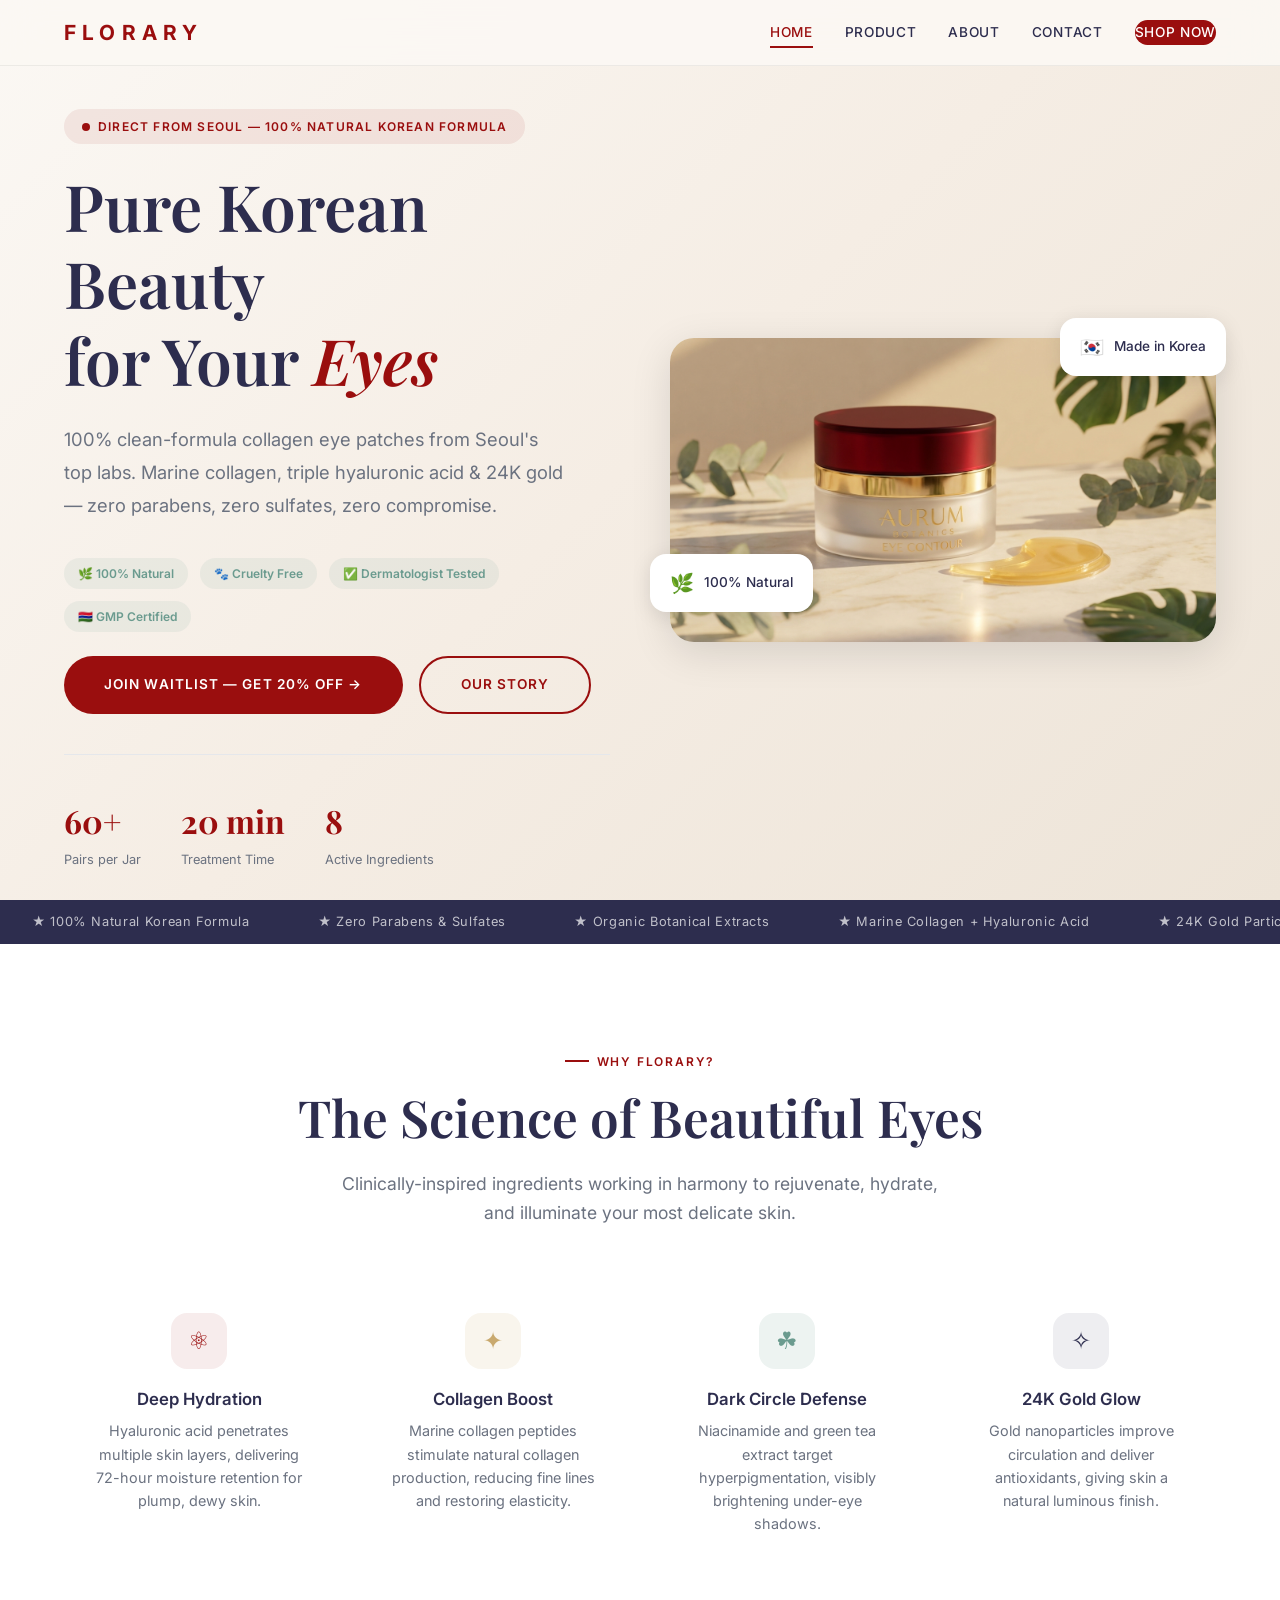
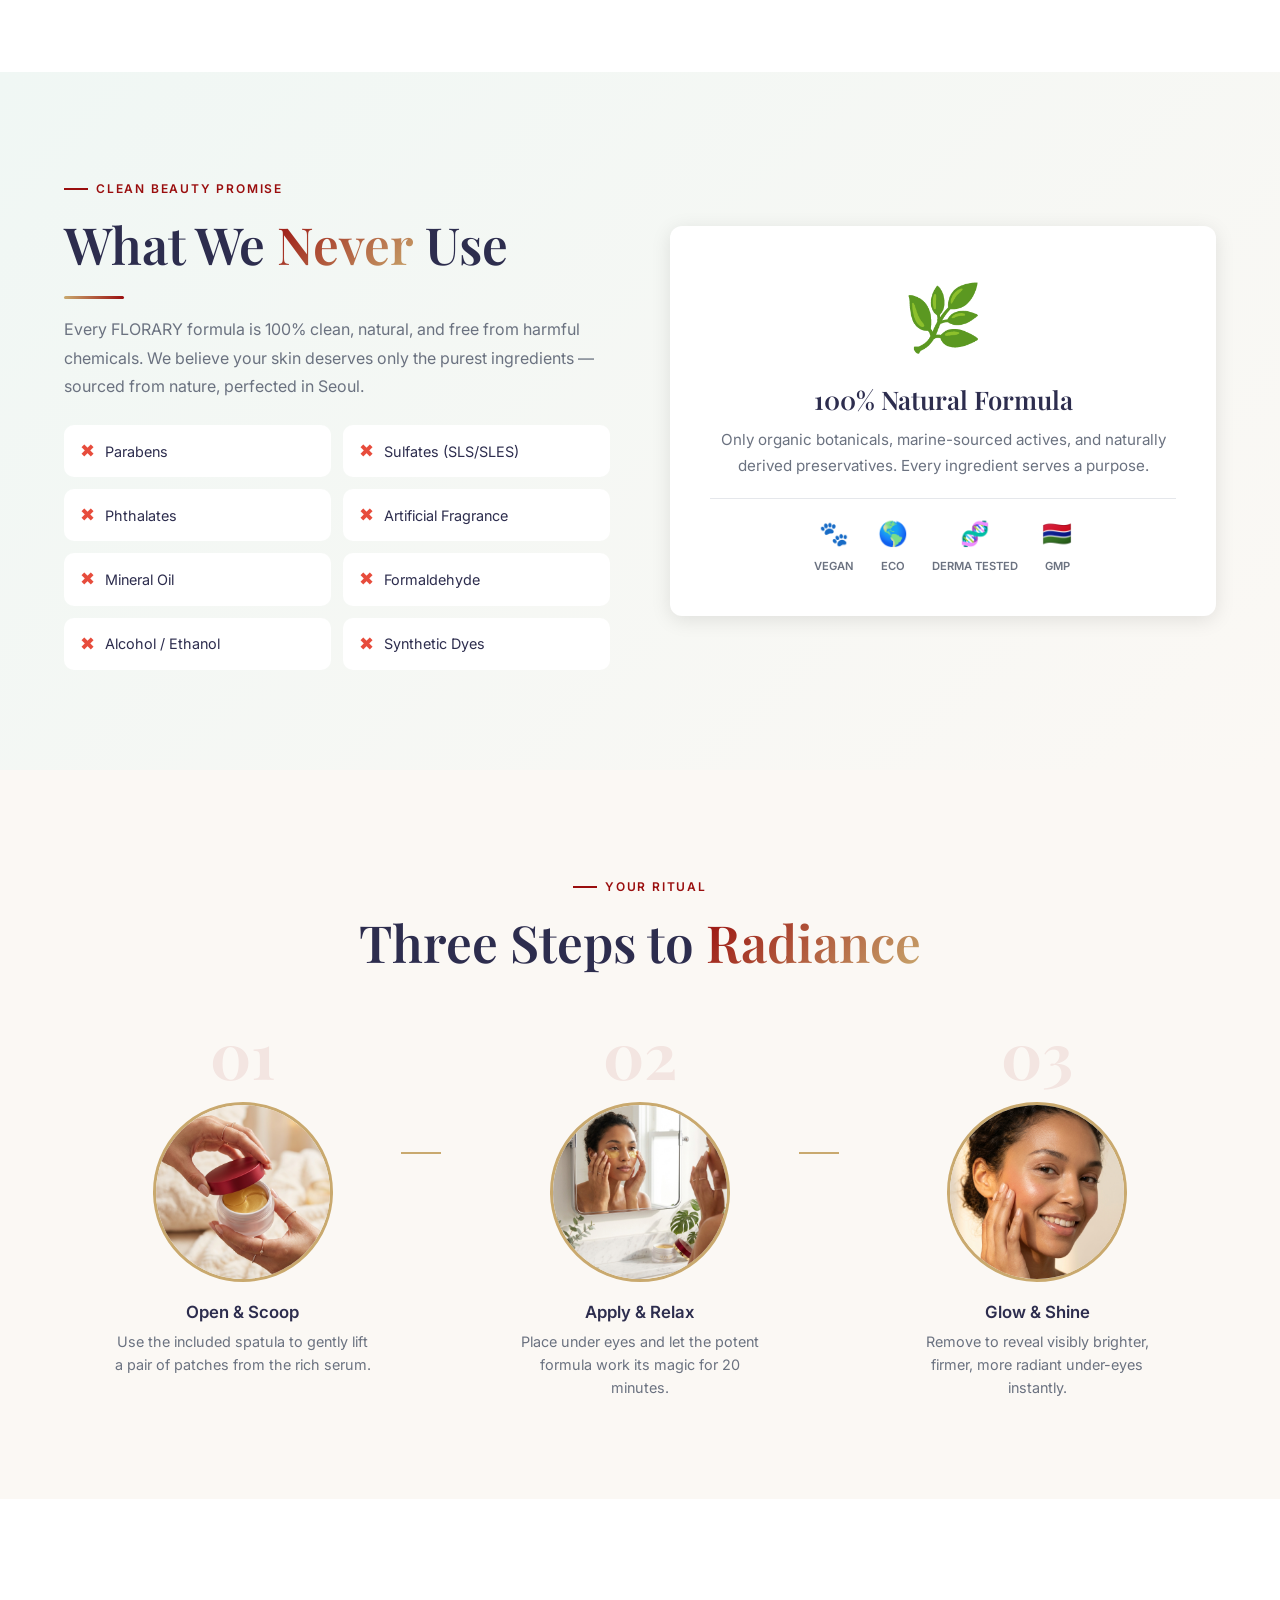
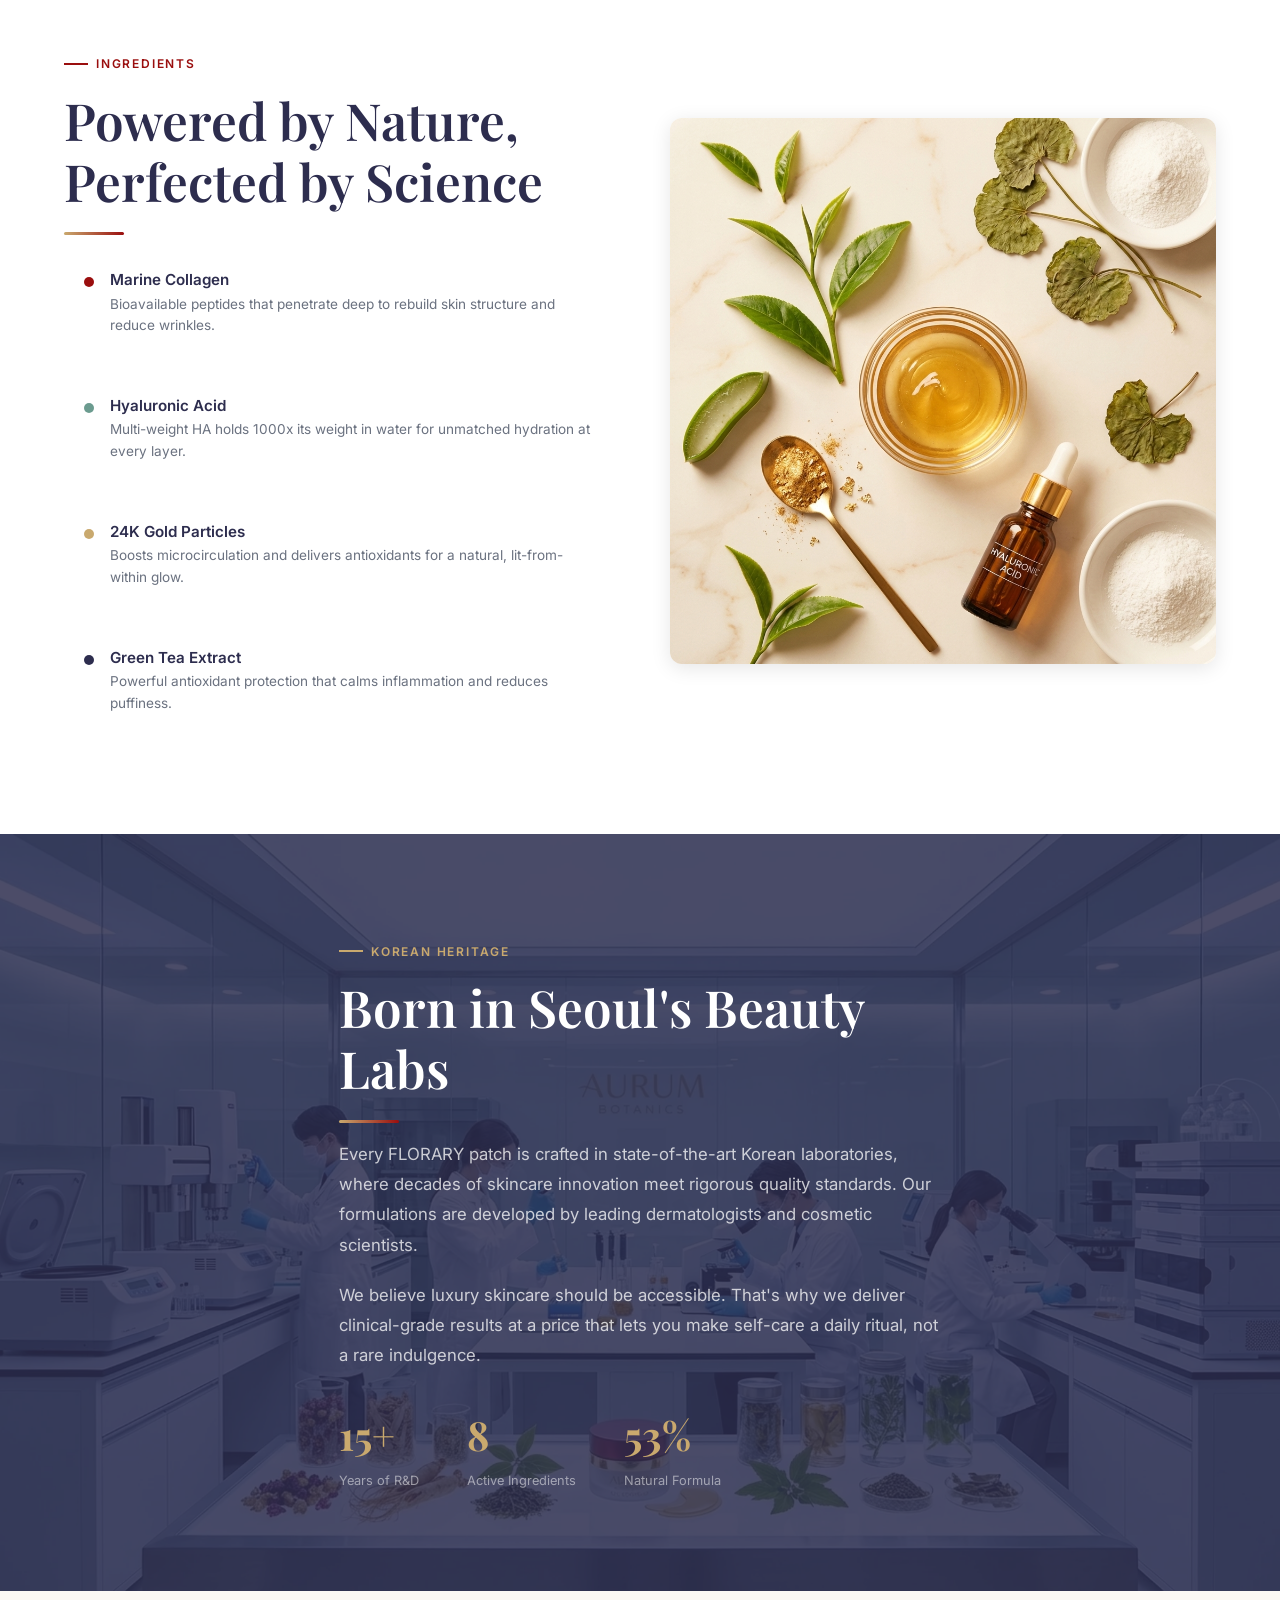
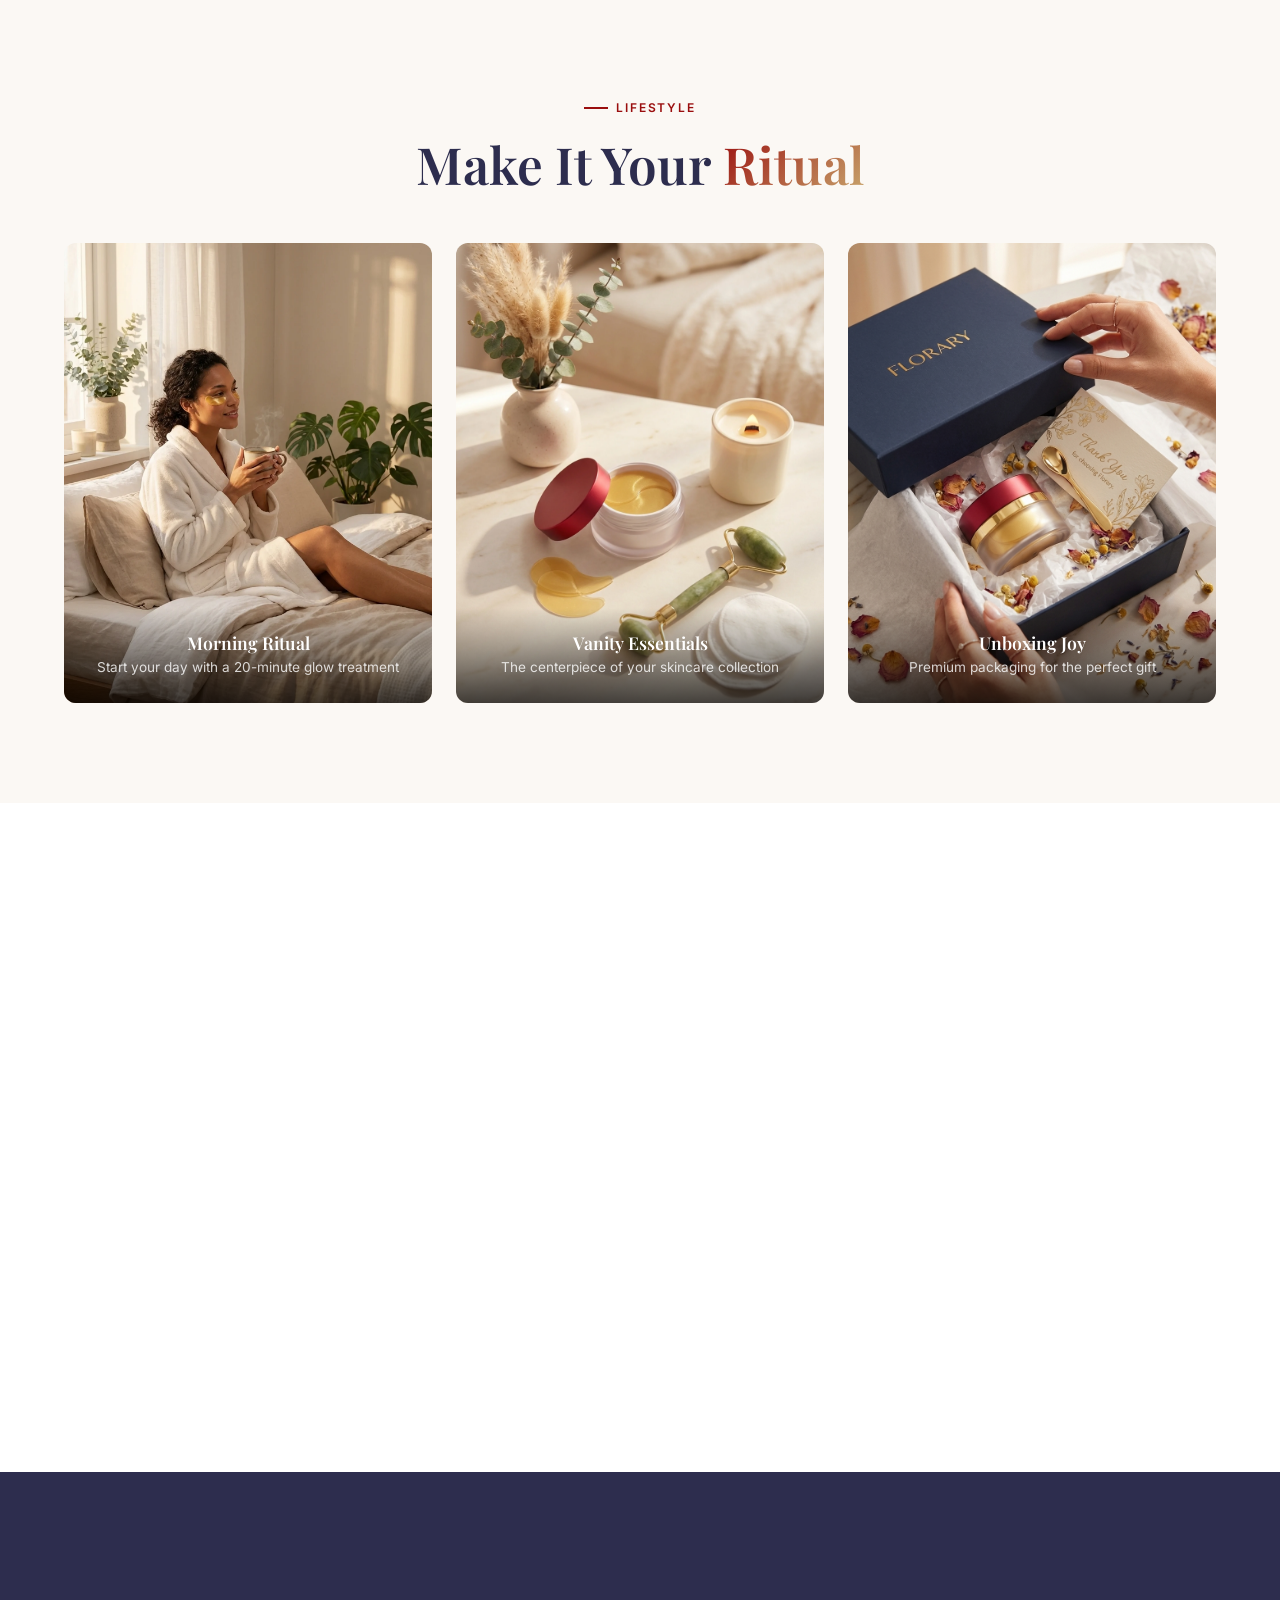
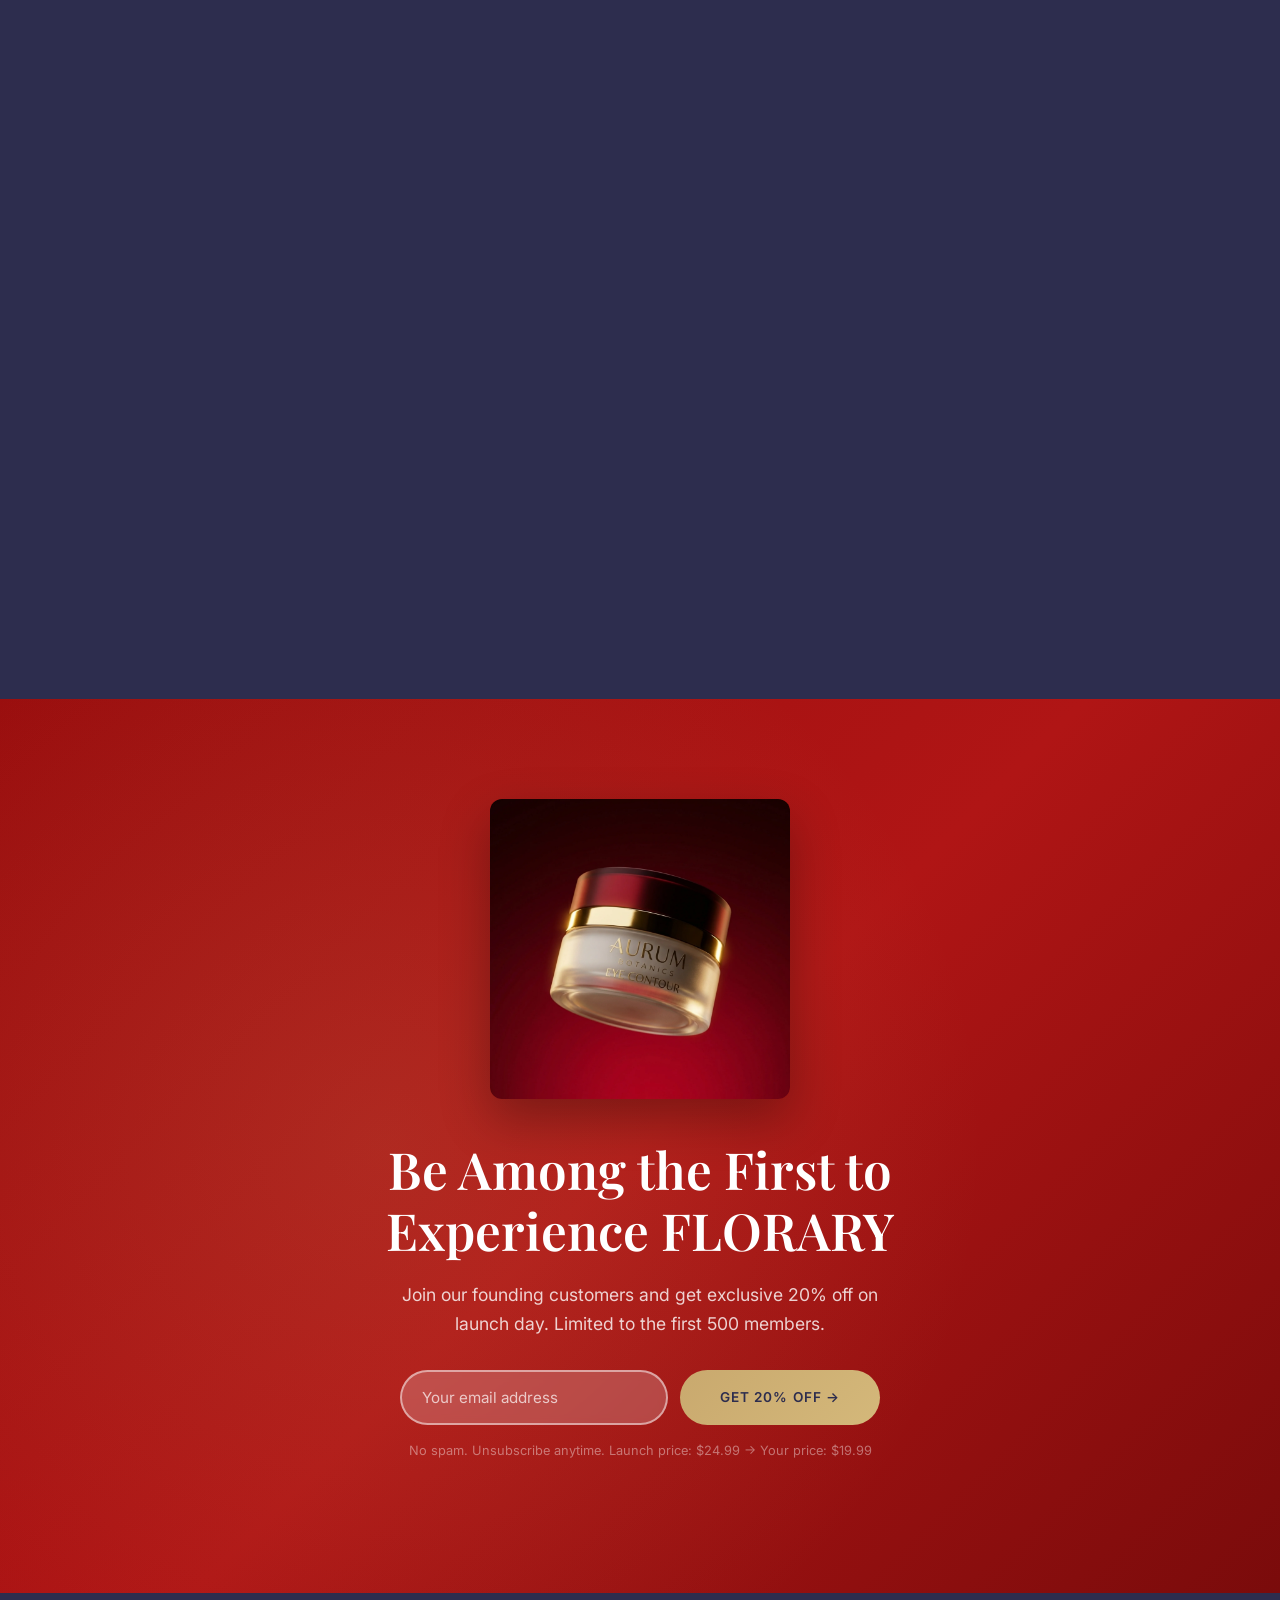
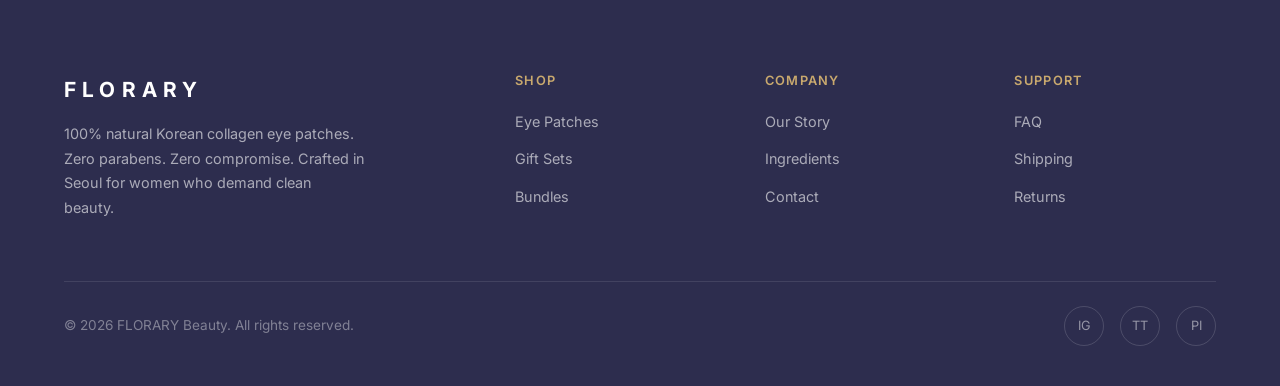
<file: index.html>
<!DOCTYPE html>
<html lang="en">
<head>
  <meta charset="UTF-8">
  <meta name="viewport" content="width=device-width, initial-scale=1.0">
  <title>FLORARY Beauty — Premium Korean Collagen Eye Patches</title>
  <meta name="description" content="Transform your under-eye area with FLORARY's luxury collagen eye patches. Infused with marine collagen, hyaluronic acid, and 24K gold. Korean beauty innovation.">
  <link rel="icon" type="image/svg+xml" href="favicon.svg">
  <meta property="og:title" content="FLORARY Beauty — Premium Korean Collagen Eye Patches">
  <meta property="og:description" content="100% natural collagen eye patches from Seoul. Marine collagen, hyaluronic acid & 24K gold.">
  <meta property="og:image" content="https://florarybeauty.com/images/og-image.png">
  <meta property="og:url" content="https://florarybeauty.com">
  <meta property="og:type" content="website">
  <meta name="twitter:card" content="summary_large_image">
  <meta name="twitter:title" content="FLORARY Beauty — Premium Korean Collagen Eye Patches">
  <meta name="twitter:description" content="100% natural collagen eye patches from Seoul. Marine collagen, hyaluronic acid & 24K gold.">
  <meta name="twitter:image" content="https://florarybeauty.com/images/og-image.png">
  <link rel="stylesheet" href="styles.css">
  <style>
    /* ---- Hero ---- */
    .hero { min-height: 100vh; display: flex; align-items: center; position: relative; overflow: hidden; padding-top: 80px; }
    .hero-bg { position: absolute; inset: 0; background: linear-gradient(135deg, var(--cream) 0%, #F5EDE4 50%, #EDE4D8 100%); }
    .hero-grid { display: grid; grid-template-columns: 1fr 1fr; gap: 60px; align-items: center; position: relative; z-index: 2; }
    .hero-badge { display: inline-flex; align-items: center; gap: 8px; background: rgba(154,14,14,0.08); color: var(--crimson); padding: 8px 18px; border-radius: 50px; font-size: 0.75rem; font-weight: 600; letter-spacing: 0.1em; text-transform: uppercase; margin-bottom: 24px; }
    .hero-badge::before { content: ''; width: 8px; height: 8px; background: var(--crimson); border-radius: 50%; animation: pulse 2s infinite; }
    @keyframes pulse { 0%, 100% { opacity: 1; } 50% { opacity: 0.4; } }
    .hero h1 { font-size: clamp(2.5rem, 5vw, 4rem); color: var(--navy); margin-bottom: 24px; }
    .hero h1 em { font-style: italic; color: var(--crimson); }
    .hero-desc { font-size: 1.15rem; color: var(--text-light); line-height: 1.8; margin-bottom: 36px; max-width: 500px; }
    .hero-buttons { display: flex; gap: 16px; flex-wrap: wrap; }
    .hero-stats { display: flex; gap: 40px; margin-top: 40px; padding-top: 40px; border-top: 1px solid var(--border); }
    .hero-stat-num { font-family: 'Playfair Display', serif; font-size: 2rem; font-weight: 700; color: var(--crimson); }
    .hero-stat-label { font-size: 0.8rem; color: var(--text-light); margin-top: 4px; }
    .hero-img-wrapper { position: relative; }
    .hero-img-wrapper img { border-radius: 24px; box-shadow: var(--shadow-lg); }
    .hero-float-badge { position: absolute; background: var(--white); border-radius: 16px; padding: 14px 20px; box-shadow: var(--shadow-md); display: flex; align-items: center; gap: 10px; font-size: 0.85rem; font-weight: 500; animation: floatBadge 4s ease-in-out infinite; }
    .hero-float-badge.top { top: -20px; right: -10px; }
    .hero-float-badge.bottom { bottom: 30px; left: -20px; }
    @keyframes floatBadge { 0%, 100% { transform: translateY(0); } 50% { transform: translateY(-8px); } }
    .sparkle-container { position: absolute; inset: 0; pointer-events: none; z-index: 1; }
    @keyframes sparkleAnim { 0%, 100% { opacity: 0; transform: scale(0); } 50% { opacity: 1; transform: scale(1); } }

    /* ---- Benefits ---- */
    .benefits-grid { display: grid; grid-template-columns: repeat(auto-fit, minmax(260px, 1fr)); gap: 24px; margin-top: 48px; }
    .benefit-card { background: var(--white); border-radius: var(--radius); padding: 36px 28px; text-align: center; transition: var(--transition); border: 1px solid transparent; }
    .benefit-card:hover { border-color: var(--gold); transform: translateY(-4px); box-shadow: var(--shadow-md); }
    .benefit-icon { width: 56px; height: 56px; border-radius: 16px; display: flex; align-items: center; justify-content: center; font-size: 1.5rem; margin: 0 auto 20px; }
    .benefit-card h3 { font-family: 'Inter', sans-serif; font-size: 1.05rem; font-weight: 600; margin-bottom: 10px; }
    .benefit-card p { font-size: 0.9rem; color: var(--text-light); line-height: 1.6; }

    /* ---- Steps ---- */
    .steps-grid { display: grid; grid-template-columns: repeat(3, 1fr); gap: 40px; margin-top: 48px; }
    .step { text-align: center; position: relative; }
    .step-num { font-family: 'Playfair Display', serif; font-size: 4rem; font-weight: 700; color: rgba(154,14,14,0.08); line-height: 1; margin-bottom: 16px; }
    .step-img { width: 180px; height: 180px; border-radius: 50%; overflow: hidden; margin: 0 auto 20px; border: 3px solid var(--gold); }
    .step-img img { width: 100%; height: 100%; object-fit: cover; }
    .step h3 { font-family: 'Inter', sans-serif; font-size: 1.05rem; font-weight: 600; margin-bottom: 8px; }
    .step p { font-size: 0.9rem; color: var(--text-light); max-width: 260px; margin: 0 auto; }
    .step-connector { position: absolute; top: 130px; right: -20px; width: 40px; height: 2px; background: var(--gold); }
    @media (max-width: 768px) { .step-connector { display: none; } .steps-grid { grid-template-columns: 1fr; } }

    /* ---- Ingredients ---- */
    .ingredients-layout { display: grid; grid-template-columns: 1fr 1fr; gap: 60px; align-items: center; margin-top: 48px; }
    .ingredient-list { display: flex; flex-direction: column; gap: 20px; }
    .ingredient-item { display: flex; gap: 16px; align-items: flex-start; padding: 20px; background: var(--white); border-radius: var(--radius); transition: var(--transition); }
    .ingredient-item:hover { box-shadow: var(--shadow-sm); transform: translateX(4px); }
    .ingredient-dot { width: 10px; height: 10px; border-radius: 50%; margin-top: 6px; flex-shrink: 0; }
    .ingredient-item h4 { font-family: 'Inter', sans-serif; font-size: 0.95rem; font-weight: 600; margin-bottom: 4px; }
    .ingredient-item p { font-size: 0.85rem; color: var(--text-light); }
    .ingredients-img img { border-radius: var(--radius); box-shadow: var(--shadow-md); }

    /* ---- Korean Heritage ---- */
    .korean { position: relative; background: var(--navy); color: var(--white); overflow: hidden; }
    .korean-bg { position: absolute; inset: 0; opacity: 0.15; }
    .korean-bg img { width: 100%; height: 100%; object-fit: cover; }
    .korean-content { position: relative; z-index: 2; max-width: 650px; }
    .korean .section-label { color: var(--gold); }
    .korean .section-label::before { background: var(--gold); }
    .korean .section-title { color: var(--white); }
    .korean p { color: rgba(255,255,255,0.75); font-size: 1.05rem; line-height: 1.8; margin-bottom: 20px; }
    .korean-stats { display: flex; gap: 48px; margin-top: 32px; }
    .korean-stat-num { font-family: 'Playfair Display', serif; font-size: 2.5rem; font-weight: 700; color: var(--gold); }
    .korean-stat-label { font-size: 0.8rem; color: rgba(255,255,255,0.5); margin-top: 4px; }

    /* ---- Lifestyle ---- */
    .lifestyle-grid { display: grid; grid-template-columns: repeat(3, 1fr); gap: 24px; margin-top: 48px; }
    .lifestyle-card { border-radius: var(--radius); overflow: hidden; position: relative; aspect-ratio: 4/5; }
    .lifestyle-card img { width: 100%; height: 100%; object-fit: cover; transition: transform 0.6s; }
    .lifestyle-card:hover img { transform: scale(1.05); }
    .lifestyle-overlay { position: absolute; bottom: 0; left: 0; right: 0; padding: 24px; background: linear-gradient(transparent, rgba(0,0,0,0.7)); color: var(--white); }
    .lifestyle-overlay h3 { font-size: 1.1rem; margin-bottom: 4px; }
    .lifestyle-overlay p { font-size: 0.85rem; opacity: 0.8; }

    /* ---- Reviews ---- */
    .reviews-grid { display: grid; grid-template-columns: repeat(auto-fit, minmax(300px, 1fr)); gap: 24px; margin-top: 48px; }
    .review-card { background: var(--white); border-radius: var(--radius); padding: 32px; position: relative; }
    .review-stars { color: var(--gold); font-size: 0.9rem; letter-spacing: 2px; margin-bottom: 16px; }
    .review-text { font-size: 0.95rem; color: var(--text); line-height: 1.7; margin-bottom: 20px; font-style: italic; }
    .review-author { display: flex; align-items: center; gap: 12px; }
    .review-avatar { width: 44px; height: 44px; border-radius: 50%; background: linear-gradient(135deg, var(--sage), var(--gold)); display: flex; align-items: center; justify-content: center; color: var(--white); font-weight: 700; font-size: 1rem; }
    .review-name { font-weight: 600; font-size: 0.9rem; }
    .review-badge { font-size: 0.75rem; color: var(--sage); }

    /* ---- CTA ---- */
    .cta { background: linear-gradient(135deg, var(--crimson) 0%, #B01515 50%, var(--crimson-dark) 100%); color: var(--white); text-align: center; position: relative; overflow: hidden; }
    .cta::before { content: ''; position: absolute; inset: 0; background: radial-gradient(circle at 30% 50%, rgba(201,169,110,0.15), transparent 60%); }
    .cta .section-title { color: var(--white); }
    .cta p { color: rgba(255,255,255,0.8); font-size: 1.1rem; max-width: 500px; margin: 0 auto 32px; }
    .cta-img { max-width: 300px; margin: 0 auto 40px; }
    .cta-img img { border-radius: var(--radius); box-shadow: 0 20px 50px rgba(0,0,0,0.3); }

    @media (max-width: 768px) {
      .hero { min-height: auto; padding: 100px 0 60px; }
      .hero-grid { grid-template-columns: 1fr; text-align: center; gap: 32px; }
      .hero-desc { margin-left: auto; margin-right: auto; font-size: 1rem; }
      .hero-buttons { justify-content: center; }
      .hero-stats { justify-content: center; gap: 24px; flex-wrap: wrap; }
      .hero-stat-num { font-size: 1.5rem; }
      .hero-img-wrapper { max-width: 320px; margin: 0 auto; }
      .hero-float-badge { display: none; }
      .hero-badge { font-size: 0.65rem; padding: 6px 14px; }
      .ingredients-layout { grid-template-columns: 1fr; }
      .lifestyle-grid { grid-template-columns: 1fr; }
      .korean-stats { gap: 24px; }
      .steps-grid { grid-template-columns: 1fr; gap: 24px; }
      .step-connector { display: none; }
      .step-num { font-size: 2.5rem; }
    }
  </style>
</head>
<body>

<!-- Preloader -->
<div class="preloader">
  <div class="preloader-logo">FLORARY</div>
  <div class="preloader-bar"></div>
</div>

<!-- Scroll progress -->
<div class="scroll-progress"></div>

<!-- Nav -->
<nav class="nav">
  <div class="nav-overlay"></div>
  <div class="nav-inner">
    <a href="index.html" class="nav-logo">FLORARY</a>
    <div class="nav-links">
      <a href="index.html" class="active">Home</a>
      <a href="product.html">Product</a>
      <a href="about.html">About</a>
      <a href="contact.html">Contact</a>
      <a href="product.html" class="nav-cta">Shop Now</a>
    </div>
    <div class="nav-hamburger">
      <span></span><span></span><span></span>
    </div>
  </div>
</nav>

<!-- Sparkles -->
<div class="sparkle-container"></div>

<!-- Hero -->
<section class="hero">
  <div class="hero-bg"></div>
  <div class="container hero-grid">
    <div class="reveal-left">
      <div class="hero-badge">Direct from Seoul &mdash; 100% Natural Korean Formula</div>
      <h1>Pure Korean Beauty <br>for Your <em>Eyes</em></h1>
      <p class="hero-desc">100% clean-formula collagen eye patches from Seoul's top labs. Marine collagen, triple hyaluronic acid &amp; 24K gold &mdash; zero parabens, zero sulfates, zero compromise.</p>
      <div class="hero-trust-badges" style="display:flex;gap:12px;flex-wrap:wrap;margin-bottom:24px;">
        <span style="display:inline-flex;align-items:center;gap:6px;background:rgba(107,155,143,0.1);padding:6px 14px;border-radius:50px;font-size:0.75rem;font-weight:600;color:var(--sage);">&#127807; 100% Natural</span>
        <span style="display:inline-flex;align-items:center;gap:6px;background:rgba(107,155,143,0.1);padding:6px 14px;border-radius:50px;font-size:0.75rem;font-weight:600;color:var(--sage);">&#128062; Cruelty Free</span>
        <span style="display:inline-flex;align-items:center;gap:6px;background:rgba(107,155,143,0.1);padding:6px 14px;border-radius:50px;font-size:0.75rem;font-weight:600;color:var(--sage);">&#9989; Dermatologist Tested</span>
        <span style="display:inline-flex;align-items:center;gap:6px;background:rgba(107,155,143,0.1);padding:6px 14px;border-radius:50px;font-size:0.75rem;font-weight:600;color:var(--sage);">&#127468;&#127474; GMP Certified</span>
      </div>
      <div class="hero-buttons">
        <a href="#waitlist" class="btn btn-primary">Join Waitlist &mdash; Get 20% Off &rarr;</a>
        <a href="about.html" class="btn btn-outline">Our Story</a>
      </div>
      <div class="hero-stats">
        <div><div class="hero-stat-num" data-count="60" data-suffix="+">0</div><div class="hero-stat-label">Pairs per Jar</div></div>
        <div><div class="hero-stat-num" data-count="20" data-suffix=" min">0</div><div class="hero-stat-label">Treatment Time</div></div>
        <div><div class="hero-stat-num" data-count="8">0</div><div class="hero-stat-label">Active Ingredients</div></div>
      </div>
    </div>
    <div class="hero-img-wrapper reveal-right">
      <img src="images/1-hero.png" alt="FLORARY Collagen Eye Patches — luxury jar with patches and botanical elements">
      <div class="hero-float-badge top">
        <span style="font-size:1.2rem">🇰🇷</span> Made in Korea
      </div>
      <div class="hero-float-badge bottom">
        <span style="font-size:1.2rem">&#127807;</span> 100% Natural
      </div>
    </div>
  </div>
</section>

<!-- Trust Marquee -->
<div class="marquee">
  <div class="marquee-inner">
    <span>&#9733; 100% Natural Korean Formula</span>
    <span>&#9733; Zero Parabens &amp; Sulfates</span>
    <span>&#9733; Organic Botanical Extracts</span>
    <span>&#9733; Marine Collagen + Hyaluronic Acid</span>
    <span>&#9733; 24K Gold Particles</span>
    <span>&#9733; Cruelty Free &amp; Vegan</span>
    <span>&#9733; Formulated in Seoul</span>
    <span>&#9733; Dermatologist Tested</span>
    <span>&#9733; GMP Certified Lab</span>
    <span>&#9733; 100% Natural Korean Formula</span>
    <span>&#9733; Zero Parabens &amp; Sulfates</span>
    <span>&#9733; Organic Botanical Extracts</span>
    <span>&#9733; Marine Collagen + Hyaluronic Acid</span>
    <span>&#9733; 24K Gold Particles</span>
    <span>&#9733; Cruelty Free &amp; Vegan</span>
    <span>&#9733; Formulated in Seoul</span>
    <span>&#9733; Dermatologist Tested</span>
    <span>&#9733; GMP Certified Lab</span>
  </div>
</div>

<!-- Benefits -->
<section class="section" style="background: var(--white);">
  <div class="container text-center">
    <div class="section-label reveal">Why FLORARY?</div>
    <h2 class="section-title reveal">The Science of Beautiful Eyes</h2>
    <p class="section-subtitle mx-auto reveal">Clinically-inspired ingredients working in harmony to rejuvenate, hydrate, and illuminate your most delicate skin.</p>
    <div class="benefits-grid">
      <div class="benefit-card reveal">
        <div class="benefit-icon" style="background: rgba(154,14,14,0.08); color: var(--crimson);">&#9883;</div>
        <h3>Deep Hydration</h3>
        <p>Hyaluronic acid penetrates multiple skin layers, delivering 72-hour moisture retention for plump, dewy skin.</p>
      </div>
      <div class="benefit-card reveal">
        <div class="benefit-icon" style="background: rgba(201,169,110,0.12); color: var(--gold);">&#10022;</div>
        <h3>Collagen Boost</h3>
        <p>Marine collagen peptides stimulate natural collagen production, reducing fine lines and restoring elasticity.</p>
      </div>
      <div class="benefit-card reveal">
        <div class="benefit-icon" style="background: rgba(107,155,143,0.12); color: var(--sage);">&#9752;</div>
        <h3>Dark Circle Defense</h3>
        <p>Niacinamide and green tea extract target hyperpigmentation, visibly brightening under-eye shadows.</p>
      </div>
      <div class="benefit-card reveal">
        <div class="benefit-icon" style="background: rgba(45,45,78,0.08); color: var(--navy);">&#10023;</div>
        <h3>24K Gold Glow</h3>
        <p>Gold nanoparticles improve circulation and deliver antioxidants, giving skin a natural luminous finish.</p>
      </div>
    </div>
  </div>
</section>

<!-- Clean Formula -->
<section class="section" style="background: linear-gradient(135deg, #F0F7F4 0%, var(--cream) 100%);">
  <div class="container">
    <div class="clean-grid">
      <div>
        <div class="section-label reveal-left">Clean Beauty Promise</div>
        <h2 class="section-title reveal-left">What We <span class="gradient-text">Never</span> Use</h2>
        <div class="gold-line reveal-left"></div>
        <p style="color:var(--text-light);line-height:1.8;margin-bottom:24px;" class="reveal-left">Every FLORARY formula is 100% clean, natural, and free from harmful chemicals. We believe your skin deserves only the purest ingredients &mdash; sourced from nature, perfected in Seoul.</p>
        <div class="never-use-grid reveal-left">
          <div style="display:flex;align-items:center;gap:10px;padding:12px 16px;background:var(--white);border-radius:10px;font-size:0.9rem;"><span style="color:#E74C3C;font-size:1.1rem;">&#10006;</span> Parabens</div>
          <div style="display:flex;align-items:center;gap:10px;padding:12px 16px;background:var(--white);border-radius:10px;font-size:0.9rem;"><span style="color:#E74C3C;font-size:1.1rem;">&#10006;</span> Sulfates (SLS/SLES)</div>
          <div style="display:flex;align-items:center;gap:10px;padding:12px 16px;background:var(--white);border-radius:10px;font-size:0.9rem;"><span style="color:#E74C3C;font-size:1.1rem;">&#10006;</span> Phthalates</div>
          <div style="display:flex;align-items:center;gap:10px;padding:12px 16px;background:var(--white);border-radius:10px;font-size:0.9rem;"><span style="color:#E74C3C;font-size:1.1rem;">&#10006;</span> Artificial Fragrance</div>
          <div style="display:flex;align-items:center;gap:10px;padding:12px 16px;background:var(--white);border-radius:10px;font-size:0.9rem;"><span style="color:#E74C3C;font-size:1.1rem;">&#10006;</span> Mineral Oil</div>
          <div style="display:flex;align-items:center;gap:10px;padding:12px 16px;background:var(--white);border-radius:10px;font-size:0.9rem;"><span style="color:#E74C3C;font-size:1.1rem;">&#10006;</span> Formaldehyde</div>
          <div style="display:flex;align-items:center;gap:10px;padding:12px 16px;background:var(--white);border-radius:10px;font-size:0.9rem;"><span style="color:#E74C3C;font-size:1.1rem;">&#10006;</span> Alcohol / Ethanol</div>
          <div style="display:flex;align-items:center;gap:10px;padding:12px 16px;background:var(--white);border-radius:10px;font-size:0.9rem;"><span style="color:#E74C3C;font-size:1.1rem;">&#10006;</span> Synthetic Dyes</div>
        </div>
      </div>
      <div class="reveal-right" style="text-align:center;">
        <div style="background:var(--white);border-radius:var(--radius);padding:40px;box-shadow:var(--shadow-md);">
          <div style="font-size:4rem;margin-bottom:16px;">&#127807;</div>
          <h3 style="font-family:'Playfair Display',serif;font-size:1.6rem;margin-bottom:12px;color:var(--navy);">100% Natural Formula</h3>
          <p style="color:var(--text-light);font-size:0.95rem;line-height:1.7;margin-bottom:20px;">Only organic botanicals, marine-sourced actives, and naturally derived preservatives. Every ingredient serves a purpose.</p>
          <div style="display:flex;justify-content:center;gap:24px;padding-top:16px;border-top:1px solid var(--border);">
            <div style="text-align:center;"><div style="font-size:1.5rem;">&#128062;</div><div style="font-size:0.7rem;font-weight:600;color:var(--text-light);margin-top:4px;">VEGAN</div></div>
            <div style="text-align:center;"><div style="font-size:1.5rem;">&#127758;</div><div style="font-size:0.7rem;font-weight:600;color:var(--text-light);margin-top:4px;">ECO</div></div>
            <div style="text-align:center;"><div style="font-size:1.5rem;">&#129516;</div><div style="font-size:0.7rem;font-weight:600;color:var(--text-light);margin-top:4px;">DERMA TESTED</div></div>
            <div style="text-align:center;"><div style="font-size:1.5rem;">&#127468;&#127474;</div><div style="font-size:0.7rem;font-weight:600;color:var(--text-light);margin-top:4px;">GMP</div></div>
          </div>
        </div>
      </div>
    </div>
  </div>
</section>

<!-- How It Works -->
<section class="section">
  <div class="container text-center">
    <div class="section-label reveal">Your Ritual</div>
    <h2 class="section-title reveal">Three Steps to <span class="gradient-text">Radiance</span></h2>
    <div class="steps-grid">
      <div class="step reveal">
        <div class="step-num">01</div>
        <div class="step-img"><img src="images/3-step-open.png" alt="Open FLORARY jar"></div>
        <h3>Open &amp; Scoop</h3>
        <p>Use the included spatula to gently lift a pair of patches from the rich serum.</p>
        <div class="step-connector"></div>
      </div>
      <div class="step reveal" style="transition-delay: 0.15s;">
        <div class="step-num">02</div>
        <div class="step-img"><img src="images/4-step-apply.png" alt="Apply patches under eyes"></div>
        <h3>Apply &amp; Relax</h3>
        <p>Place under eyes and let the potent formula work its magic for 20 minutes.</p>
        <div class="step-connector"></div>
      </div>
      <div class="step reveal" style="transition-delay: 0.3s;">
        <div class="step-num">03</div>
        <div class="step-img"><img src="images/5-step-glow.png" alt="Glowing results"></div>
        <h3>Glow &amp; Shine</h3>
        <p>Remove to reveal visibly brighter, firmer, more radiant under-eyes instantly.</p>
      </div>
    </div>
  </div>
</section>

<!-- Ingredients -->
<section class="section" style="background: var(--white);">
  <div class="container">
    <div class="ingredients-layout">
      <div>
        <div class="section-label reveal-left">Ingredients</div>
        <h2 class="section-title reveal-left">Powered by Nature, <br>Perfected by Science</h2>
        <div class="gold-line reveal-left"></div>
        <div class="ingredient-list">
          <div class="ingredient-item reveal-left">
            <div class="ingredient-dot" style="background: var(--crimson);"></div>
            <div><h4>Marine Collagen</h4><p>Bioavailable peptides that penetrate deep to rebuild skin structure and reduce wrinkles.</p></div>
          </div>
          <div class="ingredient-item reveal-left" style="transition-delay: 0.1s;">
            <div class="ingredient-dot" style="background: var(--sage);"></div>
            <div><h4>Hyaluronic Acid</h4><p>Multi-weight HA holds 1000x its weight in water for unmatched hydration at every layer.</p></div>
          </div>
          <div class="ingredient-item reveal-left" style="transition-delay: 0.2s;">
            <div class="ingredient-dot" style="background: var(--gold);"></div>
            <div><h4>24K Gold Particles</h4><p>Boosts microcirculation and delivers antioxidants for a natural, lit-from-within glow.</p></div>
          </div>
          <div class="ingredient-item reveal-left" style="transition-delay: 0.3s;">
            <div class="ingredient-dot" style="background: var(--navy);"></div>
            <div><h4>Green Tea Extract</h4><p>Powerful antioxidant protection that calms inflammation and reduces puffiness.</p></div>
          </div>
        </div>
      </div>
      <div class="ingredients-img reveal-right">
        <img src="images/6-ingredients.png" alt="FLORARY premium ingredients — collagen, gold, green tea, hyaluronic acid">
      </div>
    </div>
  </div>
</section>

<!-- Korean Heritage -->
<section class="section korean">
  <div class="korean-bg"><img src="images/7-korean-lab.webp" alt=""></div>
  <div class="container korean-content">
    <div class="section-label reveal">Korean Heritage</div>
    <h2 class="section-title reveal">Born in Seoul's Beauty Labs</h2>
    <div class="gold-line reveal"></div>
    <p class="reveal">Every FLORARY patch is crafted in state-of-the-art Korean laboratories, where decades of skincare innovation meet rigorous quality standards. Our formulations are developed by leading dermatologists and cosmetic scientists.</p>
    <p class="reveal">We believe luxury skincare should be accessible. That's why we deliver clinical-grade results at a price that lets you make self-care a daily ritual, not a rare indulgence.</p>
    <div class="korean-stats reveal">
      <div><div class="korean-stat-num" data-count="15" data-suffix="+">0</div><div class="korean-stat-label">Years of R&amp;D</div></div>
      <div><div class="korean-stat-num" data-count="8">0</div><div class="korean-stat-label">Active Ingredients</div></div>
      <div><div class="korean-stat-num" data-count="100" data-suffix="%">0</div><div class="korean-stat-label">Natural Formula</div></div>
    </div>
  </div>
</section>

<!-- Lifestyle -->
<section class="section">
  <div class="container text-center">
    <div class="section-label reveal">Lifestyle</div>
    <h2 class="section-title reveal">Make It Your <span class="gradient-text">Ritual</span></h2>
    <div class="lifestyle-grid">
      <div class="lifestyle-card reveal">
        <img src="images/8-morning.webp" alt="Morning skincare routine with FLORARY">
        <div class="lifestyle-overlay"><h3>Morning Ritual</h3><p>Start your day with a 20-minute glow treatment</p></div>
      </div>
      <div class="lifestyle-card reveal" style="transition-delay: 0.15s;">
        <img src="images/9-vanity.webp" alt="Luxury vanity setup with FLORARY">
        <div class="lifestyle-overlay"><h3>Vanity Essentials</h3><p>The centerpiece of your skincare collection</p></div>
      </div>
      <div class="lifestyle-card reveal" style="transition-delay: 0.3s;">
        <img src="images/10-unboxing.png" alt="Unboxing FLORARY luxury packaging">
        <div class="lifestyle-overlay"><h3>Unboxing Joy</h3><p>Premium packaging for the perfect gift</p></div>
      </div>
    </div>
  </div>
</section>

<!-- Why Korean -->
<section class="section" style="background: var(--white);">
  <div class="container text-center">
    <div class="section-label reveal">Why Korean?</div>
    <h2 class="section-title reveal">Korea: The World Capital of <span class="gradient-text">Skincare</span></h2>
    <p class="section-subtitle mx-auto reveal">South Korea invests more in skincare R&amp;D than any other country. Korean women pioneered the 10-step routine, advanced fermentation technology, and hydrogel innovation. When it comes to eye care, Seoul leads the world.</p>
    <div class="why-korean-grid">
      <div class="card reveal" style="padding:28px;text-align:center;">
        <div style="font-size:2rem;margin-bottom:8px;">&#127470;&#127472;</div>
        <div style="font-family:'Playfair Display',serif;font-size:1.8rem;font-weight:700;color:var(--crimson);">#1</div>
        <div style="font-size:0.8rem;color:var(--text-light);margin-top:4px;">Global Skincare Innovation</div>
      </div>
      <div class="card reveal" style="padding:28px;text-align:center;transition-delay:0.1s;">
        <div style="font-size:2rem;margin-bottom:8px;">&#128300;</div>
        <div style="font-family:'Playfair Display',serif;font-size:1.8rem;font-weight:700;color:var(--crimson);">$13B</div>
        <div style="font-size:0.8rem;color:var(--text-light);margin-top:4px;">K-Beauty Market Size</div>
      </div>
      <div class="card reveal" style="padding:28px;text-align:center;transition-delay:0.2s;">
        <div style="font-size:2rem;margin-bottom:8px;">&#127981;</div>
        <div style="font-family:'Playfair Display',serif;font-size:1.8rem;font-weight:700;color:var(--crimson);">200+</div>
        <div style="font-size:0.8rem;color:var(--text-light);margin-top:4px;">Korean Beauty Labs</div>
      </div>
      <div class="card reveal" style="padding:28px;text-align:center;transition-delay:0.3s;">
        <div style="font-size:2rem;margin-bottom:8px;">&#128161;</div>
        <div style="font-family:'Playfair Display',serif;font-size:1.8rem;font-weight:700;color:var(--crimson);">30yr</div>
        <div style="font-size:0.8rem;color:var(--text-light);margin-top:4px;">Hydrogel R&amp;D History</div>
      </div>
    </div>
  </div>
</section>

<!-- Video Placeholder -->
<section class="section" style="background:var(--navy);overflow:hidden;">
  <div class="container text-center">
    <div class="section-label reveal" style="color:var(--gold);">&#9654; Watch</div>
    <h2 class="section-title reveal" style="color:var(--white);">See the FLORARY <span style="color:var(--gold);">Ritual</span></h2>
    <p class="reveal" style="color:rgba(255,255,255,0.65);max-width:500px;margin:0 auto 40px;font-size:1.05rem;line-height:1.7;">Watch how 20 minutes with our 100% natural Korean formula transforms tired eyes into radiant confidence.</p>
    <div class="reveal" style="max-width:720px;margin:0 auto;aspect-ratio:16/9;background:rgba(255,255,255,0.05);border-radius:var(--radius);border:2px dashed rgba(255,255,255,0.15);display:flex;flex-direction:column;align-items:center;justify-content:center;cursor:pointer;transition:all 0.3s;" onmouseover="this.style.borderColor='var(--gold)';this.style.background='rgba(255,255,255,0.08)'" onmouseout="this.style.borderColor='rgba(255,255,255,0.15)';this.style.background='rgba(255,255,255,0.05)'">
      <div style="width:80px;height:80px;border-radius:50%;background:rgba(154,14,14,0.9);display:flex;align-items:center;justify-content:center;margin-bottom:20px;box-shadow:0 0 40px rgba(154,14,14,0.4);">
        <span style="font-size:2rem;margin-left:4px;color:white;">&#9654;</span>
      </div>
      <p style="color:rgba(255,255,255,0.5);font-size:0.85rem;font-weight:600;letter-spacing:0.1em;text-transform:uppercase;">Video Coming Soon</p>
      <p style="color:rgba(255,255,255,0.3);font-size:0.75rem;margin-top:8px;">Full product demo &amp; results showcase</p>
    </div>
  </div>
</section>

<!-- CTA / Waitlist -->
<section id="waitlist" class="section cta">
  <div class="container" style="position: relative; z-index: 2;">
    <div class="cta-img reveal-scale"><img src="images/11-floating-jar.webp" alt="FLORARY jar"></div>
    <h2 class="section-title reveal">Be Among the First to <br>Experience FLORARY</h2>
    <p class="reveal">Join our founding customers and get exclusive 20% off on launch day. Limited to the first 500 members.</p>
    <form class="waitlist-form reveal" id="waitlist-form">
      <input type="hidden" name="_subject" value="New FLORARY Waitlist Signup!">
      <input type="hidden" name="_captcha" value="false">
      <input type="hidden" name="_template" value="table">
      <input type="email" name="email" placeholder="Your email address" required class="waitlist-input">
      <button type="submit" class="btn btn-gold" style="border:none;cursor:pointer;">Get 20% Off &rarr;</button>
    </form>
    <script>
    document.getElementById('waitlist-form').addEventListener('submit', function(e) {
      e.preventDefault();
      var form = this;
      var email = form.querySelector('input[name="email"]').value;
      fetch('https://formsubmit.co/ajax/osetrov.artem@gmail.com', {
        method: 'POST',
        headers: {'Content-Type': 'application/json','Accept': 'application/json'},
        body: JSON.stringify({email: email, _subject: 'New FLORARY Waitlist Signup!'})
      }).then(function(r){return r.json()}).then(function(){
        form.innerHTML = '<div style="font-size:2rem;margin-bottom:12px">&#10003;</div><p style="font-size:1.1rem;color:rgba(255,255,255,0.9)">You\'re on the list! Check your email for confirmation.</p>';
      }).catch(function(){
        form.innerHTML = '<div style="font-size:2rem;margin-bottom:12px">&#10003;</div><p style="font-size:1.1rem;color:rgba(255,255,255,0.9)">You\'re on the list! Check your email for confirmation.</p>';
      });
    });
    </script>
    <p class="reveal" style="margin-top:16px;font-size:0.8rem;opacity:0.5;">No spam. Unsubscribe anytime. Launch price: $24.99 &rarr; Your price: $19.99</p>
  </div>
</section>

<!-- Footer -->
<footer class="footer">
  <div class="container">
    <div class="footer-grid">
      <div class="footer-brand">
        <span class="nav-logo">FLORARY</span>
        <p>100% natural Korean collagen eye patches. Zero parabens. Zero compromise. Crafted in Seoul for women who demand clean beauty.</p>
      </div>
      <div>
        <h4>Shop</h4>
        <ul>
          <li><a href="product.html">Eye Patches</a></li>
          <li><a href="product.html">Gift Sets</a></li>
          <li><a href="product.html">Bundles</a></li>
        </ul>
      </div>
      <div>
        <h4>Company</h4>
        <ul>
          <li><a href="about.html">Our Story</a></li>
          <li><a href="about.html#ingredients">Ingredients</a></li>
          <li><a href="contact.html">Contact</a></li>
        </ul>
      </div>
      <div>
        <h4>Support</h4>
        <ul>
          <li><a href="contact.html">FAQ</a></li>
          <li><a href="contact.html">Shipping</a></li>
          <li><a href="contact.html">Returns</a></li>
        </ul>
      </div>
    </div>
    <div class="footer-bottom">
      <span>&copy; 2026 FLORARY Beauty. All rights reserved.</span>
      <div class="footer-socials">
        <a href="#" aria-label="Instagram">IG</a>
        <a href="#" aria-label="TikTok">TT</a>
        <a href="#" aria-label="Pinterest">PI</a>
      </div>
    </div>
  </div>
</footer>

<script src="script.js"></script>
</body>
</html>
</file>
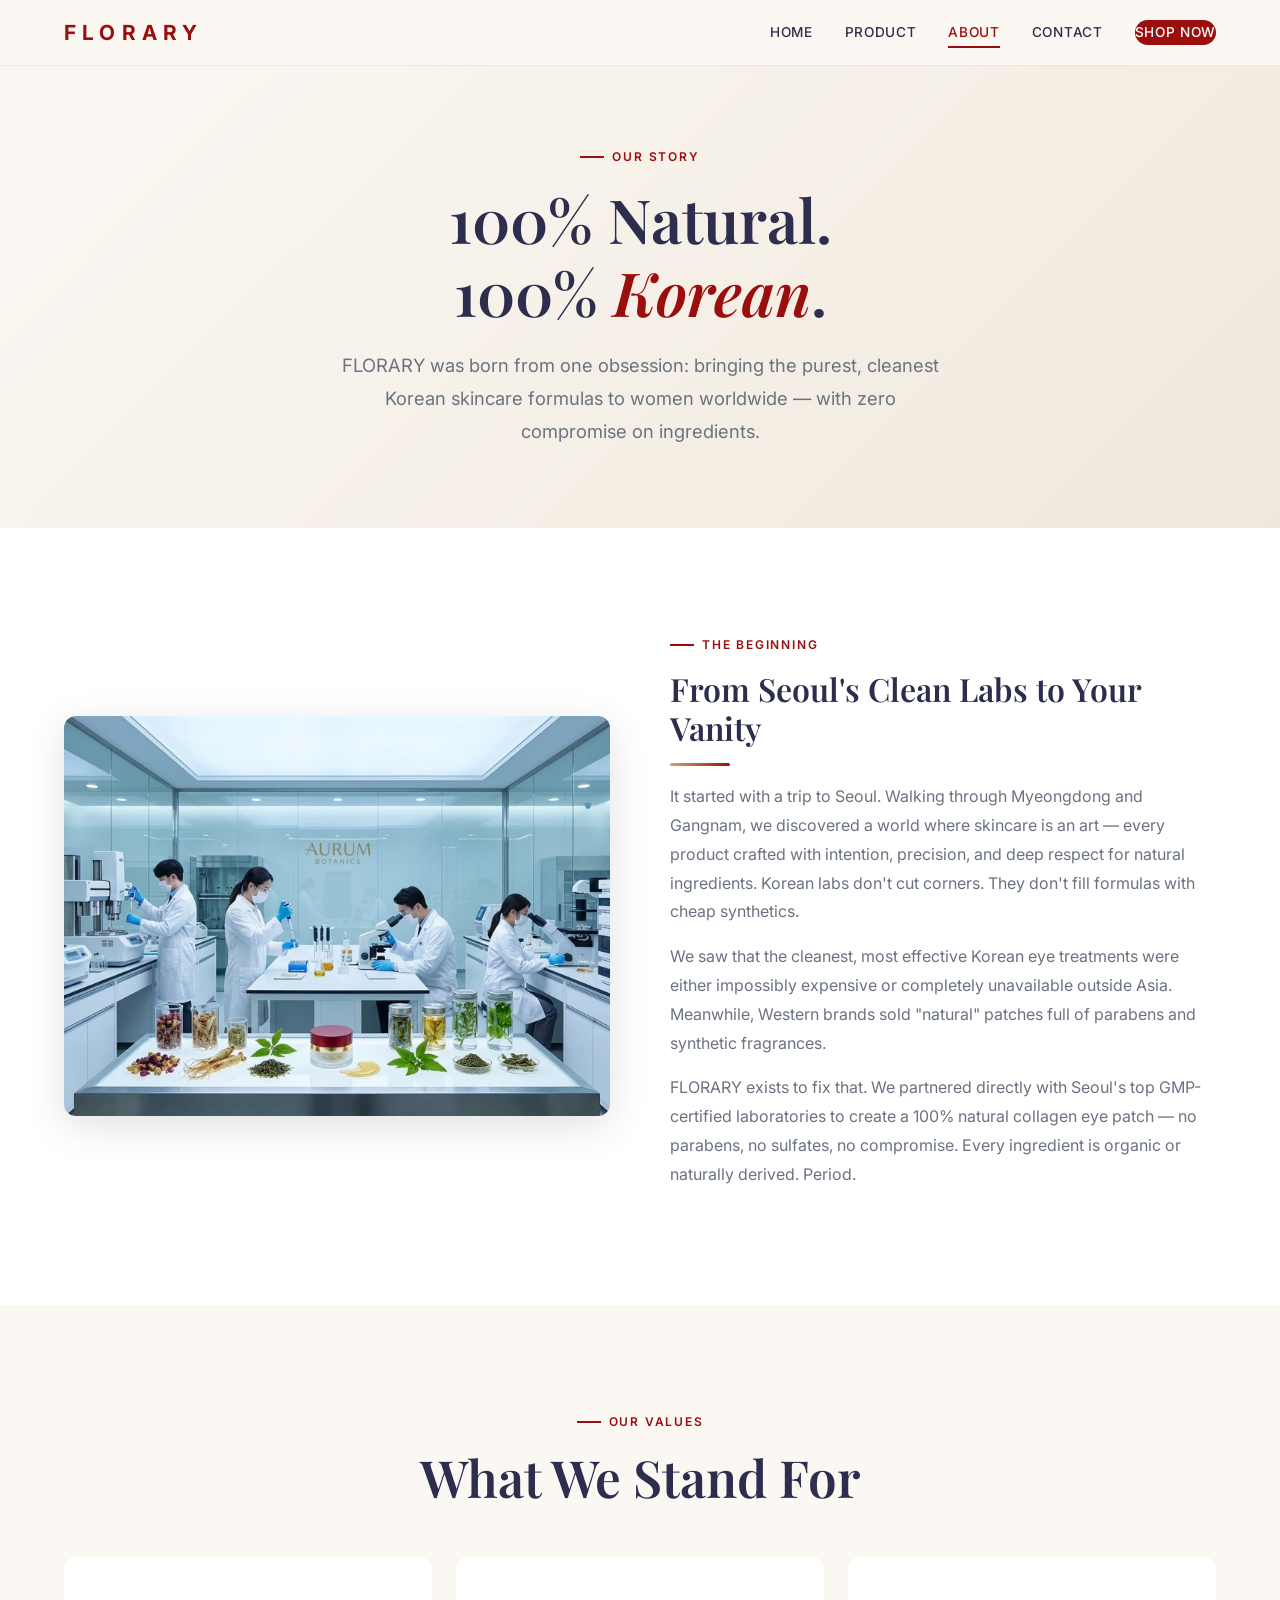
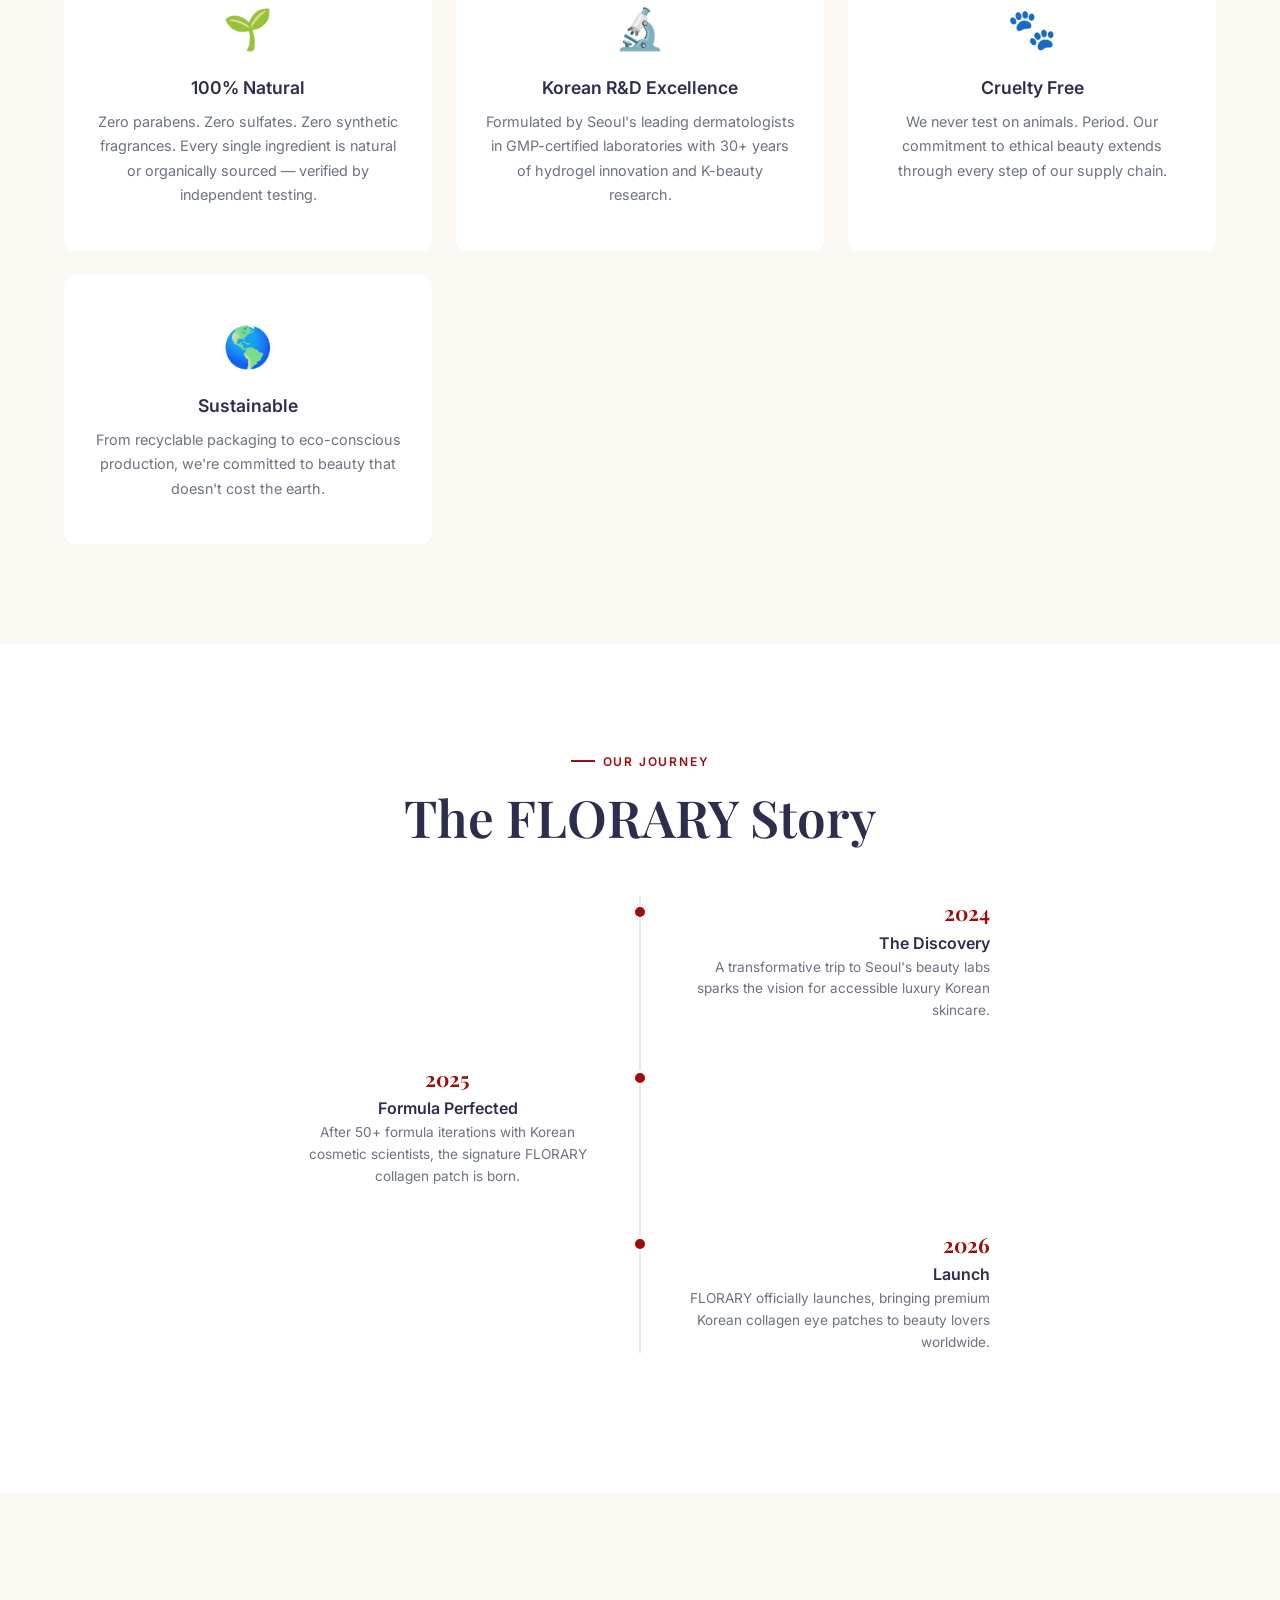
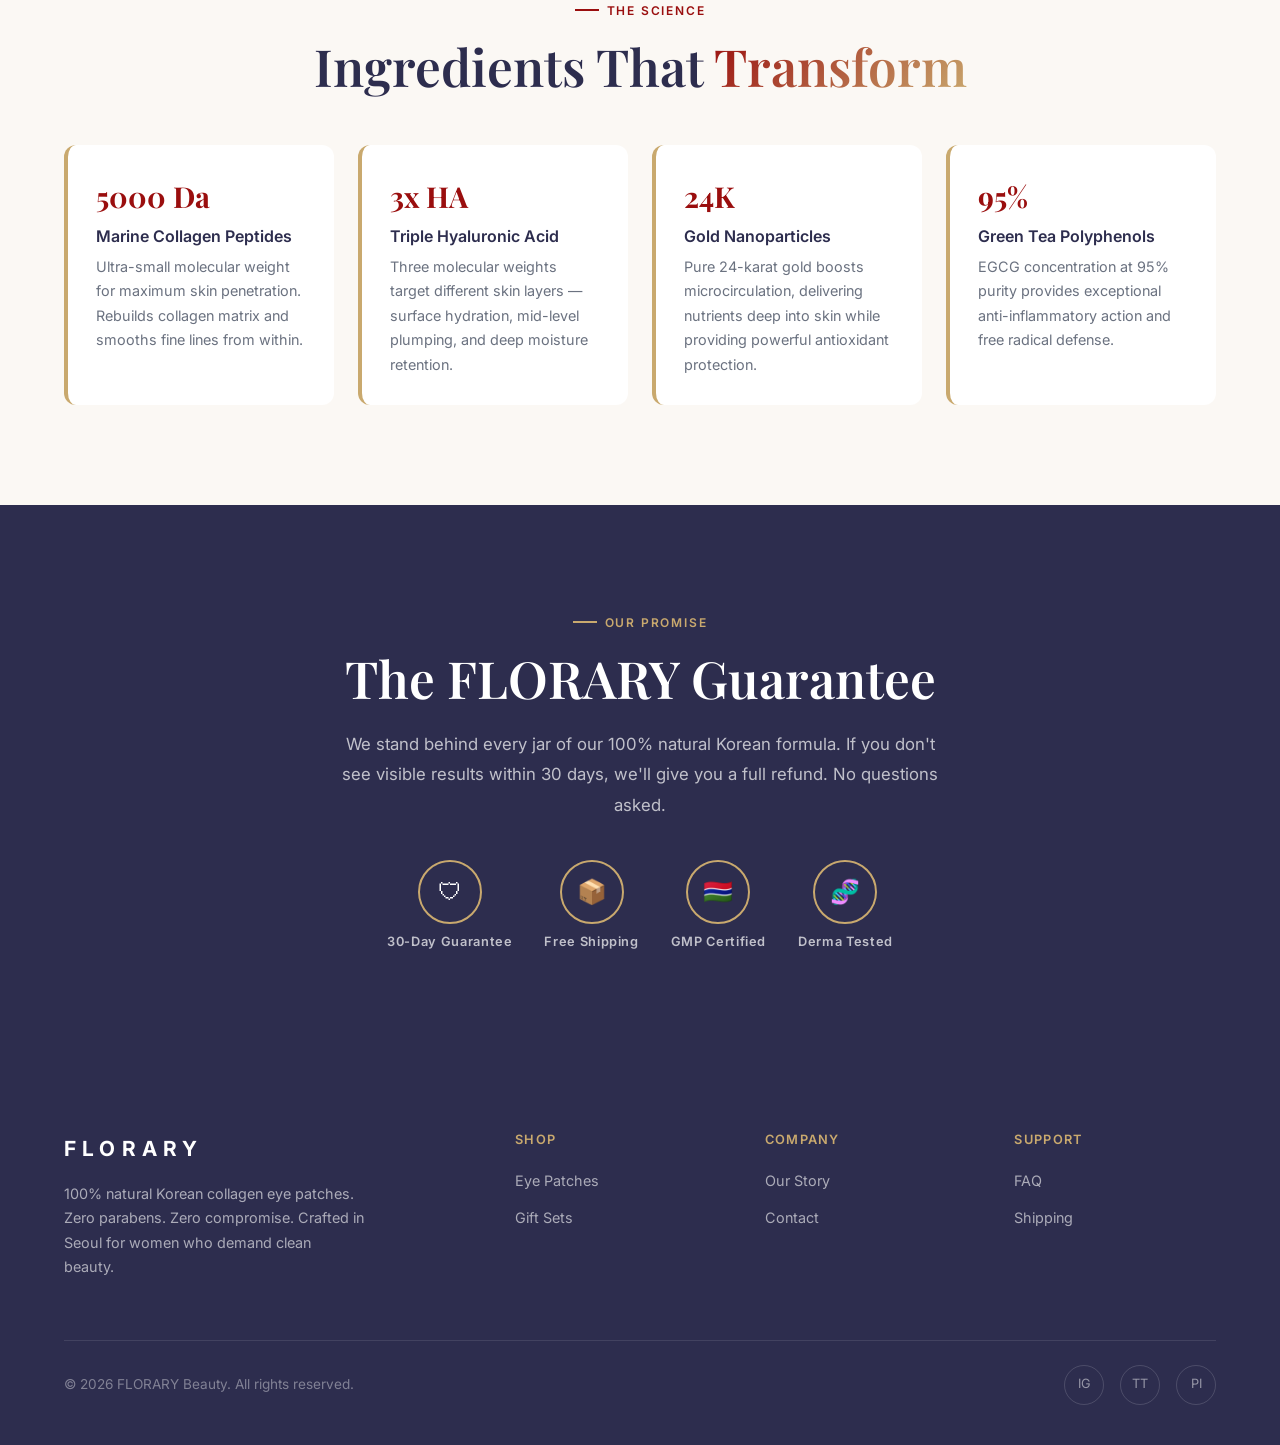
<file: about.html>
<!DOCTYPE html>
<html lang="en">
<head>
  <meta charset="UTF-8">
  <meta name="viewport" content="width=device-width, initial-scale=1.0">
  <title>Our Story — FLORARY Beauty</title>
  <meta name="description" content="FLORARY Beauty was born from a passion for Korean skincare innovation. Discover our story, values, and commitment to bringing luxury beauty to everyone.">
  <link rel="icon" type="image/svg+xml" href="favicon.svg">
  <meta property="og:title" content="Our Story — FLORARY Beauty">
  <meta property="og:description" content="Korean skincare innovation meets clean beauty. Discover the FLORARY story.">
  <meta property="og:image" content="https://florarybeauty.com/images/og-image.png">
  <meta property="og:url" content="https://florarybeauty.com/about.html">
  <meta property="og:type" content="website">
  <meta name="twitter:card" content="summary_large_image">
  <meta name="twitter:image" content="https://florarybeauty.com/images/og-image.png">
  <link rel="stylesheet" href="styles.css">
  <style>
    /* About Hero */
    .about-hero { padding: 140px 0 80px; text-align: center; position: relative; overflow: hidden; }
    .about-hero::before { content: ''; position: absolute; inset: 0; background: linear-gradient(135deg, var(--cream), #F0E8DC); z-index: 0; }
    .about-hero .container { position: relative; z-index: 2; }
    .about-hero h1 { font-size: clamp(2.5rem, 5vw, 3.8rem); margin-bottom: 20px; }
    .about-hero h1 em { color: var(--crimson); font-style: italic; }
    .about-hero p { font-size: 1.15rem; color: var(--text-light); max-width: 600px; margin: 0 auto; line-height: 1.8; }

    /* Story section */
    .story-grid { display: grid; grid-template-columns: 1fr 1fr; gap: 60px; align-items: center; }
    .story-img { border-radius: var(--radius); overflow: hidden; box-shadow: var(--shadow-lg); }
    .story-img img { width: 100%; height: 400px; object-fit: cover; }
    .story-text h2 { font-size: 2rem; margin-bottom: 16px; }
    .story-text p { font-size: 1rem; color: var(--text-light); line-height: 1.8; margin-bottom: 16px; }

    /* Values */
    .values-grid { display: grid; grid-template-columns: repeat(auto-fit, minmax(280px, 1fr)); gap: 24px; margin-top: 48px; }
    .value-card { background: var(--white); border-radius: var(--radius); padding: 40px 28px; text-align: center; border-bottom: 3px solid transparent; transition: var(--transition); }
    .value-card:hover { border-bottom-color: var(--crimson); transform: translateY(-4px); box-shadow: var(--shadow-md); }
    .value-icon { font-size: 2.5rem; margin-bottom: 16px; }
    .value-card h3 { font-family: 'Inter', sans-serif; font-size: 1.1rem; font-weight: 600; margin-bottom: 12px; }
    .value-card p { font-size: 0.9rem; color: var(--text-light); line-height: 1.7; }

    /* Timeline */
    .timeline { position: relative; max-width: 700px; margin: 48px auto 0; }
    .timeline::before { content: ''; position: absolute; left: 50%; top: 0; bottom: 0; width: 2px; background: var(--border); transform: translateX(-50%); }
    .timeline-item { display: flex; gap: 24px; margin-bottom: 40px; position: relative; }
    .timeline-item:nth-child(odd) { flex-direction: row-reverse; text-align: right; }
    .timeline-dot { width: 16px; height: 16px; border-radius: 50%; background: var(--crimson); border: 3px solid var(--cream); position: absolute; left: 50%; top: 8px; transform: translateX(-50%); z-index: 2; }
    .timeline-content { width: 45%; }
    .timeline-year { font-family: 'Playfair Display', serif; font-size: 1.3rem; font-weight: 700; color: var(--crimson); margin-bottom: 4px; }
    .timeline-content h4 { font-family: 'Inter', sans-serif; font-size: 1rem; font-weight: 600; margin-bottom: 4px; }
    .timeline-content p { font-size: 0.85rem; color: var(--text-light); line-height: 1.6; }

    /* Ingredients deep dive */
    .ing-grid { display: grid; grid-template-columns: repeat(auto-fit, minmax(240px, 1fr)); gap: 24px; margin-top: 48px; }
    .ing-card { background: var(--white); border-radius: var(--radius); padding: 28px; border-left: 4px solid var(--gold); }
    .ing-card h4 { font-family: 'Inter', sans-serif; font-weight: 600; margin-bottom: 8px; }
    .ing-card p { font-size: 0.9rem; color: var(--text-light); line-height: 1.7; }
    .ing-card .pct { font-family: 'Playfair Display', serif; font-size: 1.8rem; font-weight: 700; color: var(--crimson); margin-bottom: 8px; }

    /* Promise */
    .promise { background: var(--navy); color: var(--white); text-align: center; }
    .promise .section-label { color: var(--gold); }
    .promise .section-label::before { background: var(--gold); }
    .promise .section-title { color: var(--white); }
    .promise p { color: rgba(255,255,255,0.7); font-size: 1.05rem; max-width: 600px; margin: 0 auto 24px; line-height: 1.8; }
    .promise-badges { display: flex; gap: 32px; justify-content: center; margin-top: 40px; flex-wrap: wrap; }

    @media (max-width: 480px) {
      .promise-badges { gap: 16px; }
    }
    .promise-badge { display: flex; flex-direction: column; align-items: center; gap: 8px; }
    .promise-badge-icon { width: 64px; height: 64px; border-radius: 50%; border: 2px solid var(--gold); display: flex; align-items: center; justify-content: center; font-size: 1.5rem; }
    .promise-badge-text { font-size: 0.8rem; font-weight: 600; letter-spacing: 0.05em; color: rgba(255,255,255,0.7); }

    @media (max-width: 768px) {
      .story-grid { grid-template-columns: 1fr; }
      .timeline::before { left: 20px; }
      .timeline-dot { left: 20px; }
      .timeline-item, .timeline-item:nth-child(odd) { flex-direction: column; padding-left: 48px; text-align: left; }
      .timeline-content { width: 100%; }
    }
  </style>
</head>
<body>

<div class="preloader"><div class="preloader-logo">FLORARY</div><div class="preloader-bar"></div></div>
<div class="scroll-progress"></div>

<nav class="nav">
  <div class="nav-overlay"></div>
  <div class="nav-inner">
    <a href="index.html" class="nav-logo">FLORARY</a>
    <div class="nav-links">
      <a href="index.html">Home</a>
      <a href="product.html">Product</a>
      <a href="about.html" class="active">About</a>
      <a href="contact.html">Contact</a>
      <a href="product.html" class="nav-cta">Shop Now</a>
    </div>
    <div class="nav-hamburger">
      <span></span><span></span><span></span>
    </div>
  </div>
</nav>

<!-- About Hero -->
<section class="about-hero">
  <div class="container">
    <div class="section-label reveal">Our Story</div>
    <h1 class="reveal">100% Natural. <br>100% <em>Korean</em>.</h1>
    <p class="reveal">FLORARY was born from one obsession: bringing the purest, cleanest Korean skincare formulas to women worldwide &mdash; with zero compromise on ingredients.</p>
  </div>
</section>

<!-- Origin Story -->
<section class="section" style="background: var(--white);">
  <div class="container">
    <div class="story-grid">
      <div class="story-img reveal-left">
        <img src="images/7-korean-lab.webp" alt="Korean cosmetic laboratory">
      </div>
      <div class="story-text reveal-right">
        <div class="section-label">The Beginning</div>
        <h2>From Seoul's Clean Labs to Your Vanity</h2>
        <div class="gold-line"></div>
        <p>It started with a trip to Seoul. Walking through Myeongdong and Gangnam, we discovered a world where skincare is an art &mdash; every product crafted with intention, precision, and deep respect for natural ingredients. Korean labs don't cut corners. They don't fill formulas with cheap synthetics.</p>
        <p>We saw that the cleanest, most effective Korean eye treatments were either impossibly expensive or completely unavailable outside Asia. Meanwhile, Western brands sold "natural" patches full of parabens and synthetic fragrances.</p>
        <p>FLORARY exists to fix that. We partnered directly with Seoul's top GMP-certified laboratories to create a 100% natural collagen eye patch &mdash; no parabens, no sulfates, no compromise. Every ingredient is organic or naturally derived. Period.</p>
      </div>
    </div>
  </div>
</section>

<!-- Values -->
<section class="section">
  <div class="container text-center">
    <div class="section-label reveal">Our Values</div>
    <h2 class="section-title reveal">What We Stand For</h2>
    <div class="values-grid">
      <div class="value-card reveal">
        <div class="value-icon">&#127793;</div>
        <h3>100% Natural</h3>
        <p>Zero parabens. Zero sulfates. Zero synthetic fragrances. Every single ingredient is natural or organically sourced &mdash; verified by independent testing.</p>
      </div>
      <div class="value-card reveal" style="transition-delay: 0.1s;">
        <div class="value-icon">&#128300;</div>
        <h3>Korean R&D Excellence</h3>
        <p>Formulated by Seoul's leading dermatologists in GMP-certified laboratories with 30+ years of hydrogel innovation and K-beauty research.</p>
      </div>
      <div class="value-card reveal" style="transition-delay: 0.2s;">
        <div class="value-icon">&#128062;</div>
        <h3>Cruelty Free</h3>
        <p>We never test on animals. Period. Our commitment to ethical beauty extends through every step of our supply chain.</p>
      </div>
      <div class="value-card reveal" style="transition-delay: 0.3s;">
        <div class="value-icon">&#127758;</div>
        <h3>Sustainable</h3>
        <p>From recyclable packaging to eco-conscious production, we're committed to beauty that doesn't cost the earth.</p>
      </div>
    </div>
  </div>
</section>

<!-- Timeline -->
<section class="section" style="background: var(--white);">
  <div class="container text-center">
    <div class="section-label reveal">Our Journey</div>
    <h2 class="section-title reveal">The FLORARY Story</h2>
    <div class="timeline">
      <div class="timeline-item reveal">
        <div class="timeline-dot"></div>
        <div class="timeline-content">
          <div class="timeline-year">2024</div>
          <h4>The Discovery</h4>
          <p>A transformative trip to Seoul's beauty labs sparks the vision for accessible luxury Korean skincare.</p>
        </div>
      </div>
      <div class="timeline-item reveal">
        <div class="timeline-dot"></div>
        <div class="timeline-content">
          <div class="timeline-year">2025</div>
          <h4>Formula Perfected</h4>
          <p>After 50+ formula iterations with Korean cosmetic scientists, the signature FLORARY collagen patch is born.</p>
        </div>
      </div>
      <div class="timeline-item reveal">
        <div class="timeline-dot"></div>
        <div class="timeline-content">
          <div class="timeline-year">2026</div>
          <h4>Launch</h4>
          <p>FLORARY officially launches, bringing premium Korean collagen eye patches to beauty lovers worldwide.</p>
        </div>
      </div>
    </div>
  </div>
</section>

<!-- Ingredients -->
<section id="ingredients" class="section">
  <div class="container">
    <div class="text-center">
      <div class="section-label reveal">The Science</div>
      <h2 class="section-title reveal">Ingredients That <span class="gradient-text">Transform</span></h2>
    </div>
    <div class="ing-grid">
      <div class="ing-card reveal">
        <div class="pct">5000 Da</div>
        <h4>Marine Collagen Peptides</h4>
        <p>Ultra-small molecular weight for maximum skin penetration. Rebuilds collagen matrix and smooths fine lines from within.</p>
      </div>
      <div class="ing-card reveal" style="transition-delay: 0.1s;">
        <div class="pct">3x HA</div>
        <h4>Triple Hyaluronic Acid</h4>
        <p>Three molecular weights target different skin layers — surface hydration, mid-level plumping, and deep moisture retention.</p>
      </div>
      <div class="ing-card reveal" style="transition-delay: 0.2s;">
        <div class="pct">24K</div>
        <h4>Gold Nanoparticles</h4>
        <p>Pure 24-karat gold boosts microcirculation, delivering nutrients deep into skin while providing powerful antioxidant protection.</p>
      </div>
      <div class="ing-card reveal" style="transition-delay: 0.3s;">
        <div class="pct">95%</div>
        <h4>Green Tea Polyphenols</h4>
        <p>EGCG concentration at 95% purity provides exceptional anti-inflammatory action and free radical defense.</p>
      </div>
    </div>
  </div>
</section>

<!-- Promise -->
<section class="section promise">
  <div class="container">
    <div class="section-label reveal">Our Promise</div>
    <h2 class="section-title reveal">The FLORARY Guarantee</h2>
    <p class="reveal">We stand behind every jar of our 100% natural Korean formula. If you don't see visible results within 30 days, we'll give you a full refund. No questions asked.</p>
    <div class="promise-badges reveal">
      <div class="promise-badge">
        <div class="promise-badge-icon">&#128737;</div>
        <div class="promise-badge-text">30-Day Guarantee</div>
      </div>
      <div class="promise-badge">
        <div class="promise-badge-icon">&#128230;</div>
        <div class="promise-badge-text">Free Shipping</div>
      </div>
      <div class="promise-badge">
        <div class="promise-badge-icon">&#127468;&#127474;</div>
        <div class="promise-badge-text">GMP Certified</div>
      </div>
      <div class="promise-badge">
        <div class="promise-badge-icon">&#129516;</div>
        <div class="promise-badge-text">Derma Tested</div>
      </div>
    </div>
  </div>
</section>

<footer class="footer">
  <div class="container">
    <div class="footer-grid">
      <div class="footer-brand"><span class="nav-logo">FLORARY</span><p>100% natural Korean collagen eye patches. Zero parabens. Zero compromise. Crafted in Seoul for women who demand clean beauty.</p></div>
      <div><h4>Shop</h4><ul><li><a href="product.html">Eye Patches</a></li><li><a href="product.html">Gift Sets</a></li></ul></div>
      <div><h4>Company</h4><ul><li><a href="about.html">Our Story</a></li><li><a href="contact.html">Contact</a></li></ul></div>
      <div><h4>Support</h4><ul><li><a href="contact.html">FAQ</a></li><li><a href="contact.html">Shipping</a></li></ul></div>
    </div>
    <div class="footer-bottom"><span>&copy; 2026 FLORARY Beauty. All rights reserved.</span><div class="footer-socials"><a href="#">IG</a><a href="#">TT</a><a href="#">PI</a></div></div>
  </div>
</footer>

<script src="script.js"></script>
</body>
</html>
</file>
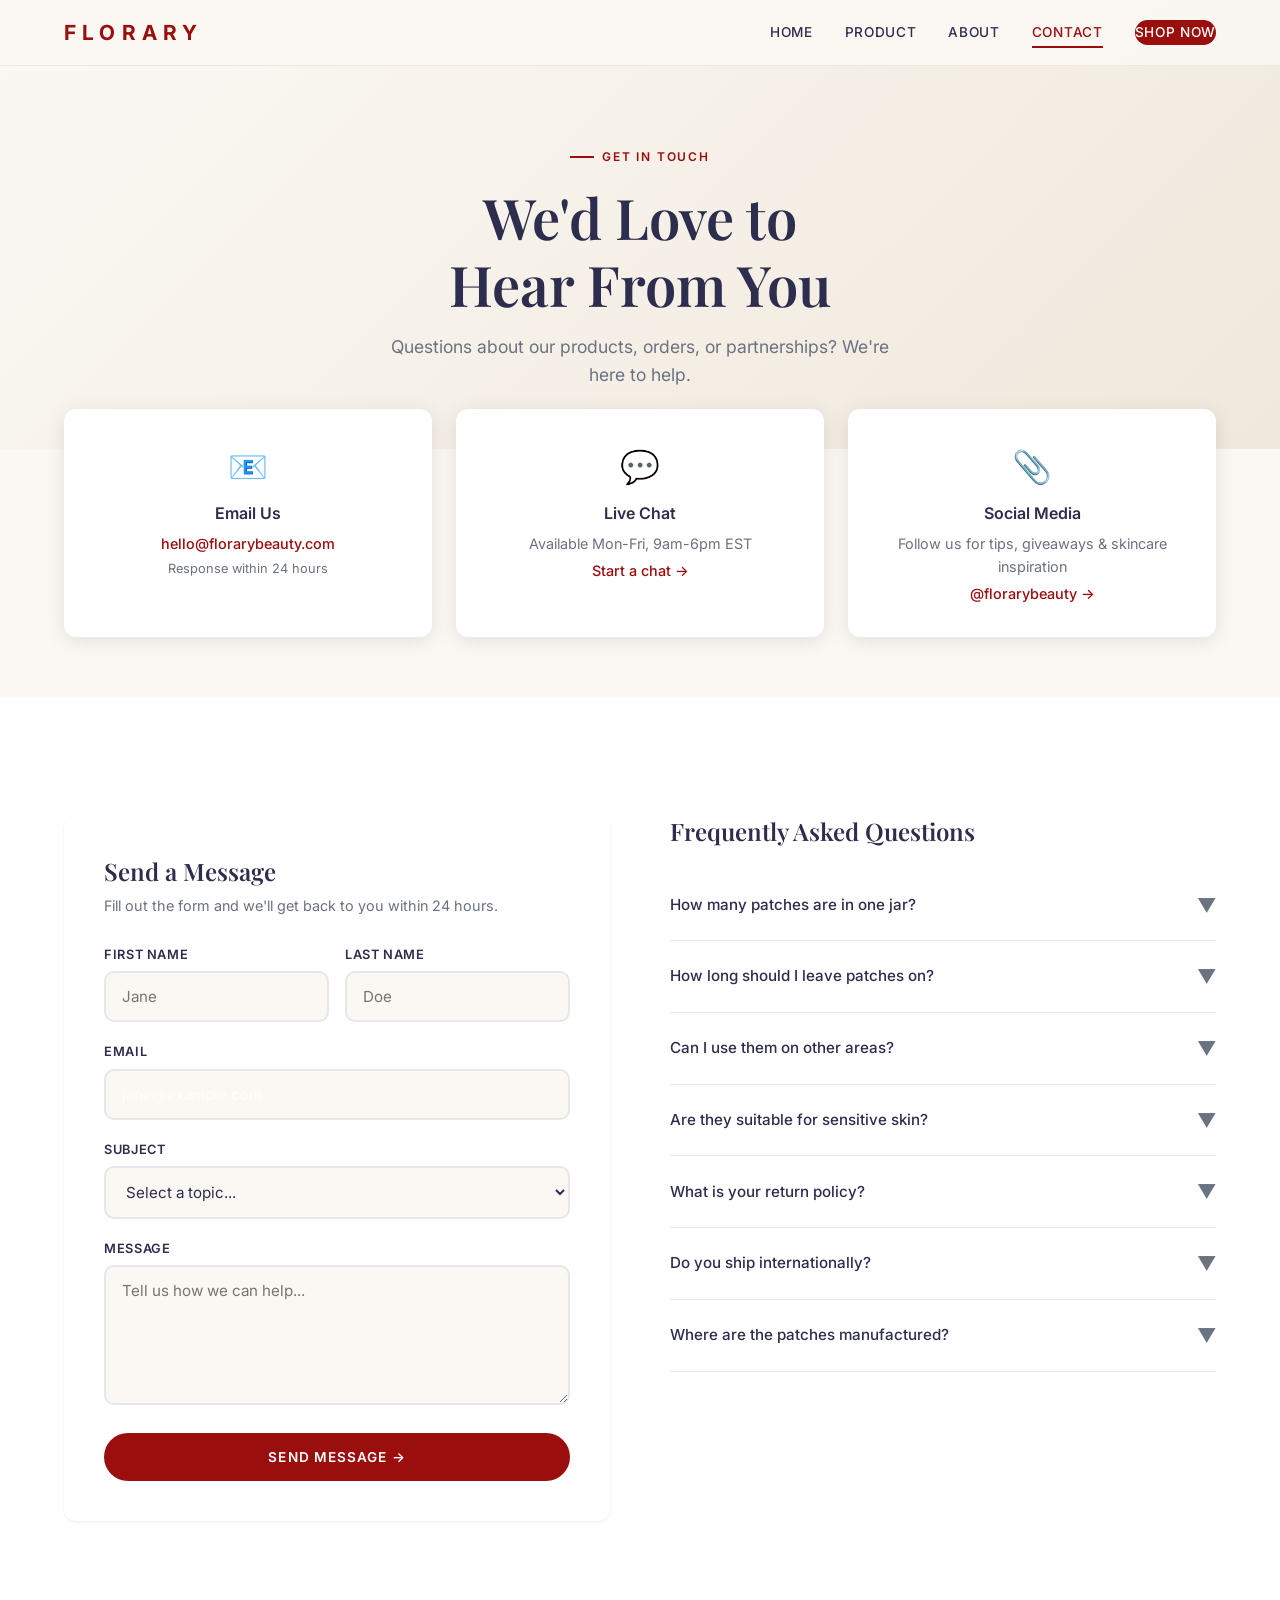
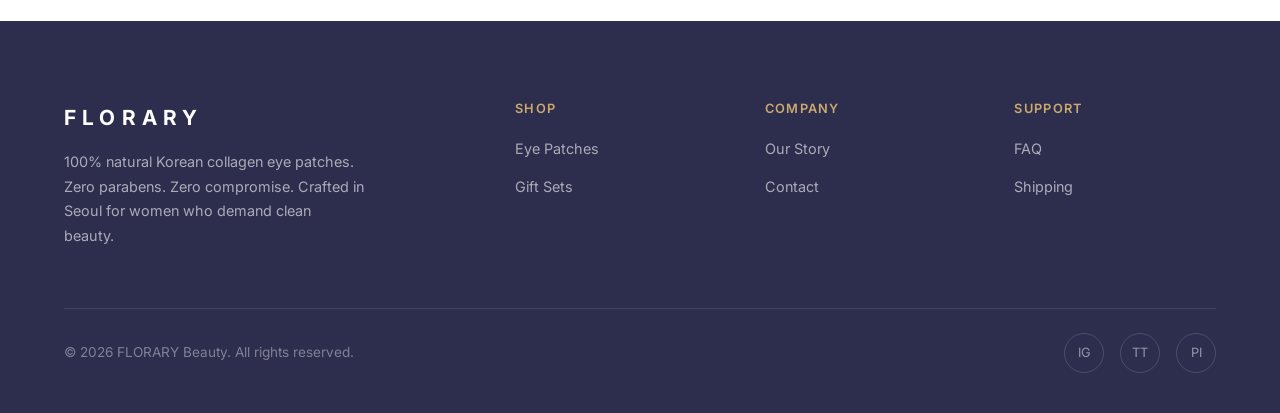
<file: contact.html>
<!DOCTYPE html>
<html lang="en">
<head>
  <meta charset="UTF-8">
  <meta name="viewport" content="width=device-width, initial-scale=1.0">
  <title>Contact — FLORARY Beauty</title>
  <meta name="description" content="Get in touch with FLORARY Beauty. Questions about our collagen eye patches? Check our FAQ or send us a message.">
  <link rel="icon" type="image/svg+xml" href="favicon.svg">
  <meta property="og:title" content="Contact — FLORARY Beauty">
  <meta property="og:description" content="Get in touch with FLORARY Beauty. Questions about our Korean collagen eye patches?">
  <meta property="og:image" content="https://florarybeauty.com/images/og-image.png">
  <meta property="og:url" content="https://florarybeauty.com/contact.html">
  <meta property="og:type" content="website">
  <meta name="twitter:card" content="summary_large_image">
  <meta name="twitter:image" content="https://florarybeauty.com/images/og-image.png">
  <link rel="stylesheet" href="styles.css">
  <style>
    .contact-hero { padding: 140px 0 60px; text-align: center; position: relative; }
    .contact-hero::before { content: ''; position: absolute; inset: 0; background: linear-gradient(135deg, var(--cream), #F0E8DC); z-index: 0; }
    .contact-hero .container { position: relative; z-index: 2; }
    .contact-hero h1 { font-size: clamp(2.5rem, 5vw, 3.5rem); margin-bottom: 16px; }
    .contact-hero p { font-size: 1.1rem; color: var(--text-light); max-width: 500px; margin: 0 auto; }

    /* Contact cards */
    .contact-cards { display: grid; grid-template-columns: repeat(3, 1fr); gap: 24px; margin-top: -40px; position: relative; z-index: 3; }
    .contact-card { background: var(--white); border-radius: var(--radius); padding: 32px; text-align: center; box-shadow: var(--shadow-md); transition: var(--transition); }
    .contact-card:hover { transform: translateY(-4px); }
    .contact-card-icon { font-size: 2rem; margin-bottom: 12px; }
    .contact-card h3 { font-family: 'Inter', sans-serif; font-size: 1rem; font-weight: 600; margin-bottom: 8px; }
    .contact-card p { font-size: 0.9rem; color: var(--text-light); }
    .contact-card a { color: var(--crimson); font-weight: 500; }

    /* Form + FAQ layout */
    .contact-layout { display: grid; grid-template-columns: 1fr 1fr; gap: 60px; margin-top: 60px; }

    /* Form */
    .form-wrapper { background: var(--white); border-radius: var(--radius); padding: 40px; box-shadow: var(--shadow-sm); }
    .form-wrapper h2 { font-size: 1.5rem; margin-bottom: 8px; }
    .form-wrapper > p { font-size: 0.9rem; color: var(--text-light); margin-bottom: 28px; }
    .form-group { margin-bottom: 20px; }
    .form-group label { display: block; font-size: 0.8rem; font-weight: 600; letter-spacing: 0.05em; text-transform: uppercase; color: var(--text); margin-bottom: 6px; }
    .form-group input, .form-group textarea, .form-group select {
      width: 100%; padding: 14px 16px; border: 2px solid var(--border); border-radius: 10px;
      font-family: 'Inter', sans-serif; font-size: 0.95rem; color: var(--text);
      background: var(--cream); transition: var(--transition); outline: none;
    }
    .form-group input:focus, .form-group textarea:focus, .form-group select:focus { border-color: var(--crimson); background: var(--white); }
    .form-group textarea { height: 140px; resize: vertical; }
    .form-row { display: grid; grid-template-columns: 1fr 1fr; gap: 16px; }

    /* FAQ */
    .faq h2 { font-size: 1.5rem; margin-bottom: 24px; }
    .faq-item { border-bottom: 1px solid var(--border); }
    .faq-q { display: flex; justify-content: space-between; align-items: center; padding: 20px 0; cursor: pointer; font-weight: 500; font-size: 0.95rem; transition: var(--transition); }
    .faq-q:hover { color: var(--crimson); }
    .faq-arrow { font-size: 1.2rem; transition: transform 0.3s; color: var(--text-light); }
    .faq-item.open .faq-arrow { transform: rotate(180deg); color: var(--crimson); }
    .faq-a { max-height: 0; overflow: hidden; transition: max-height 0.4s, padding 0.4s; }
    .faq-item.open .faq-a { max-height: 300px; padding-bottom: 20px; }
    .faq-a p { font-size: 0.9rem; color: var(--text-light); line-height: 1.7; }

    /* Map placeholder */
    .map-placeholder { background: var(--navy); border-radius: var(--radius); height: 300px; display: flex; align-items: center; justify-content: center; color: rgba(255,255,255,0.3); font-size: 1.2rem; margin-top: 60px; }

    @media (max-width: 768px) {
      .contact-cards { grid-template-columns: 1fr; margin-top: 24px; }
      .contact-layout { grid-template-columns: 1fr; }
      .form-row { grid-template-columns: 1fr; }
    }
  </style>
</head>
<body>

<div class="preloader"><div class="preloader-logo">FLORARY</div><div class="preloader-bar"></div></div>
<div class="scroll-progress"></div>

<nav class="nav">
  <div class="nav-overlay"></div>
  <div class="nav-inner">
    <a href="index.html" class="nav-logo">FLORARY</a>
    <div class="nav-links">
      <a href="index.html">Home</a>
      <a href="product.html">Product</a>
      <a href="about.html">About</a>
      <a href="contact.html" class="active">Contact</a>
      <a href="product.html" class="nav-cta">Shop Now</a>
    </div>
    <div class="nav-hamburger">
      <span></span><span></span><span></span>
    </div>
  </div>
</nav>

<!-- Hero -->
<section class="contact-hero">
  <div class="container">
    <div class="section-label reveal">Get in Touch</div>
    <h1 class="reveal">We'd Love to <br>Hear From You</h1>
    <p class="reveal">Questions about our products, orders, or partnerships? We're here to help.</p>
  </div>
</section>

<!-- Contact Cards -->
<section style="padding: 0 0 60px;">
  <div class="container">
    <div class="contact-cards">
      <div class="contact-card reveal">
        <div class="contact-card-icon">&#128231;</div>
        <h3>Email Us</h3>
        <p><a href="mailto:hello@florarybeauty.com">hello@florarybeauty.com</a></p>
        <p style="margin-top: 4px; font-size: 0.8rem;">Response within 24 hours</p>
      </div>
      <div class="contact-card reveal" style="transition-delay: 0.1s;">
        <div class="contact-card-icon">&#128172;</div>
        <h3>Live Chat</h3>
        <p>Available Mon-Fri, 9am-6pm EST</p>
        <p style="margin-top: 4px;"><a href="#">Start a chat &rarr;</a></p>
      </div>
      <div class="contact-card reveal" style="transition-delay: 0.2s;">
        <div class="contact-card-icon">&#128206;</div>
        <h3>Social Media</h3>
        <p>Follow us for tips, giveaways &amp; skincare inspiration</p>
        <p style="margin-top: 4px;"><a href="#">@florarybeauty &rarr;</a></p>
      </div>
    </div>
  </div>
</section>

<!-- Form + FAQ -->
<section class="section" style="background: var(--white); padding-top: 60px;">
  <div class="container">
    <div class="contact-layout">
      <!-- Form -->
      <div class="form-wrapper reveal-left">
        <h2>Send a Message</h2>
        <p>Fill out the form and we'll get back to you within 24 hours.</p>
        <form onsubmit="event.preventDefault(); this.innerHTML='<div style=\'text-align:center;padding:40px\'><div style=\'font-size:3rem;margin-bottom:12px\'>&#10003;</div><h3>Message Sent!</h3><p style=\'color:#6B7280;margin-top:8px\'>We\'ll get back to you within 24 hours.</p></div>'; return false;">
          <div class="form-row">
            <div class="form-group">
              <label>First Name</label>
              <input type="text" placeholder="Jane" required>
            </div>
            <div class="form-group">
              <label>Last Name</label>
              <input type="text" placeholder="Doe">
            </div>
          </div>
          <div class="form-group">
            <label>Email</label>
            <input type="email" placeholder="jane@example.com" required>
          </div>
          <div class="form-group">
            <label>Subject</label>
            <select>
              <option value="">Select a topic...</option>
              <option>Order Question</option>
              <option>Product Information</option>
              <option>Shipping & Returns</option>
              <option>Wholesale Inquiry</option>
              <option>Partnership</option>
              <option>Other</option>
            </select>
          </div>
          <div class="form-group">
            <label>Message</label>
            <textarea placeholder="Tell us how we can help..."></textarea>
          </div>
          <button type="submit" class="btn btn-primary" style="width: 100%; justify-content: center;">Send Message &rarr;</button>
        </form>
      </div>

      <!-- FAQ -->
      <div class="faq reveal-right">
        <h2>Frequently Asked Questions</h2>

        <div class="faq-item" onclick="this.classList.toggle('open')">
          <div class="faq-q">How many patches are in one jar? <span class="faq-arrow">&#9660;</span></div>
          <div class="faq-a"><p>Each jar contains 60 patches (30 pairs). Used daily, one jar lasts a full month.</p></div>
        </div>

        <div class="faq-item" onclick="this.classList.toggle('open')">
          <div class="faq-q">How long should I leave patches on? <span class="faq-arrow">&#9660;</span></div>
          <div class="faq-a"><p>We recommend 15-20 minutes for optimal results. You can leave them on longer (up to 30 minutes) for extra hydration, but they work best while still moist.</p></div>
        </div>

        <div class="faq-item" onclick="this.classList.toggle('open')">
          <div class="faq-q">Can I use them on other areas? <span class="faq-arrow">&#9660;</span></div>
          <div class="faq-a"><p>Yes! Our patches work beautifully on forehead lines, smile lines (nasolabial folds), and neck wrinkles. Anywhere you want targeted collagen treatment.</p></div>
        </div>

        <div class="faq-item" onclick="this.classList.toggle('open')">
          <div class="faq-q">Are they suitable for sensitive skin? <span class="faq-arrow">&#9660;</span></div>
          <div class="faq-a"><p>Absolutely. Our formula is dermatologist-tested, hypoallergenic, and free from parabens, sulfates, and artificial fragrances. We recommend a patch test if you have extremely reactive skin.</p></div>
        </div>

        <div class="faq-item" onclick="this.classList.toggle('open')">
          <div class="faq-q">What is your return policy? <span class="faq-arrow">&#9660;</span></div>
          <div class="faq-a"><p>We offer a 30-day money-back guarantee. If you're not satisfied for any reason, contact us for a full refund — no questions asked. Even if the jar is open.</p></div>
        </div>

        <div class="faq-item" onclick="this.classList.toggle('open')">
          <div class="faq-q">Do you ship internationally? <span class="faq-arrow">&#9660;</span></div>
          <div class="faq-a"><p>Yes, we ship to 30+ countries worldwide. US orders enjoy free standard shipping. International shipping rates are calculated at checkout.</p></div>
        </div>

        <div class="faq-item" onclick="this.classList.toggle('open')">
          <div class="faq-q">Where are the patches manufactured? <span class="faq-arrow">&#9660;</span></div>
          <div class="faq-a"><p>All FLORARY eye patches are manufactured in GMP-certified facilities in Seoul, South Korea — the global capital of skincare innovation.</p></div>
        </div>
      </div>
    </div>
  </div>
</section>

<footer class="footer">
  <div class="container">
    <div class="footer-grid">
      <div class="footer-brand"><span class="nav-logo">FLORARY</span><p>100% natural Korean collagen eye patches. Zero parabens. Zero compromise. Crafted in Seoul for women who demand clean beauty.</p></div>
      <div><h4>Shop</h4><ul><li><a href="product.html">Eye Patches</a></li><li><a href="product.html">Gift Sets</a></li></ul></div>
      <div><h4>Company</h4><ul><li><a href="about.html">Our Story</a></li><li><a href="contact.html">Contact</a></li></ul></div>
      <div><h4>Support</h4><ul><li><a href="contact.html">FAQ</a></li><li><a href="contact.html">Shipping</a></li></ul></div>
    </div>
    <div class="footer-bottom"><span>&copy; 2026 FLORARY Beauty. All rights reserved.</span><div class="footer-socials"><a href="#">IG</a><a href="#">TT</a><a href="#">PI</a></div></div>
  </div>
</footer>

<script src="script.js"></script>
</body>
</html>
</file>
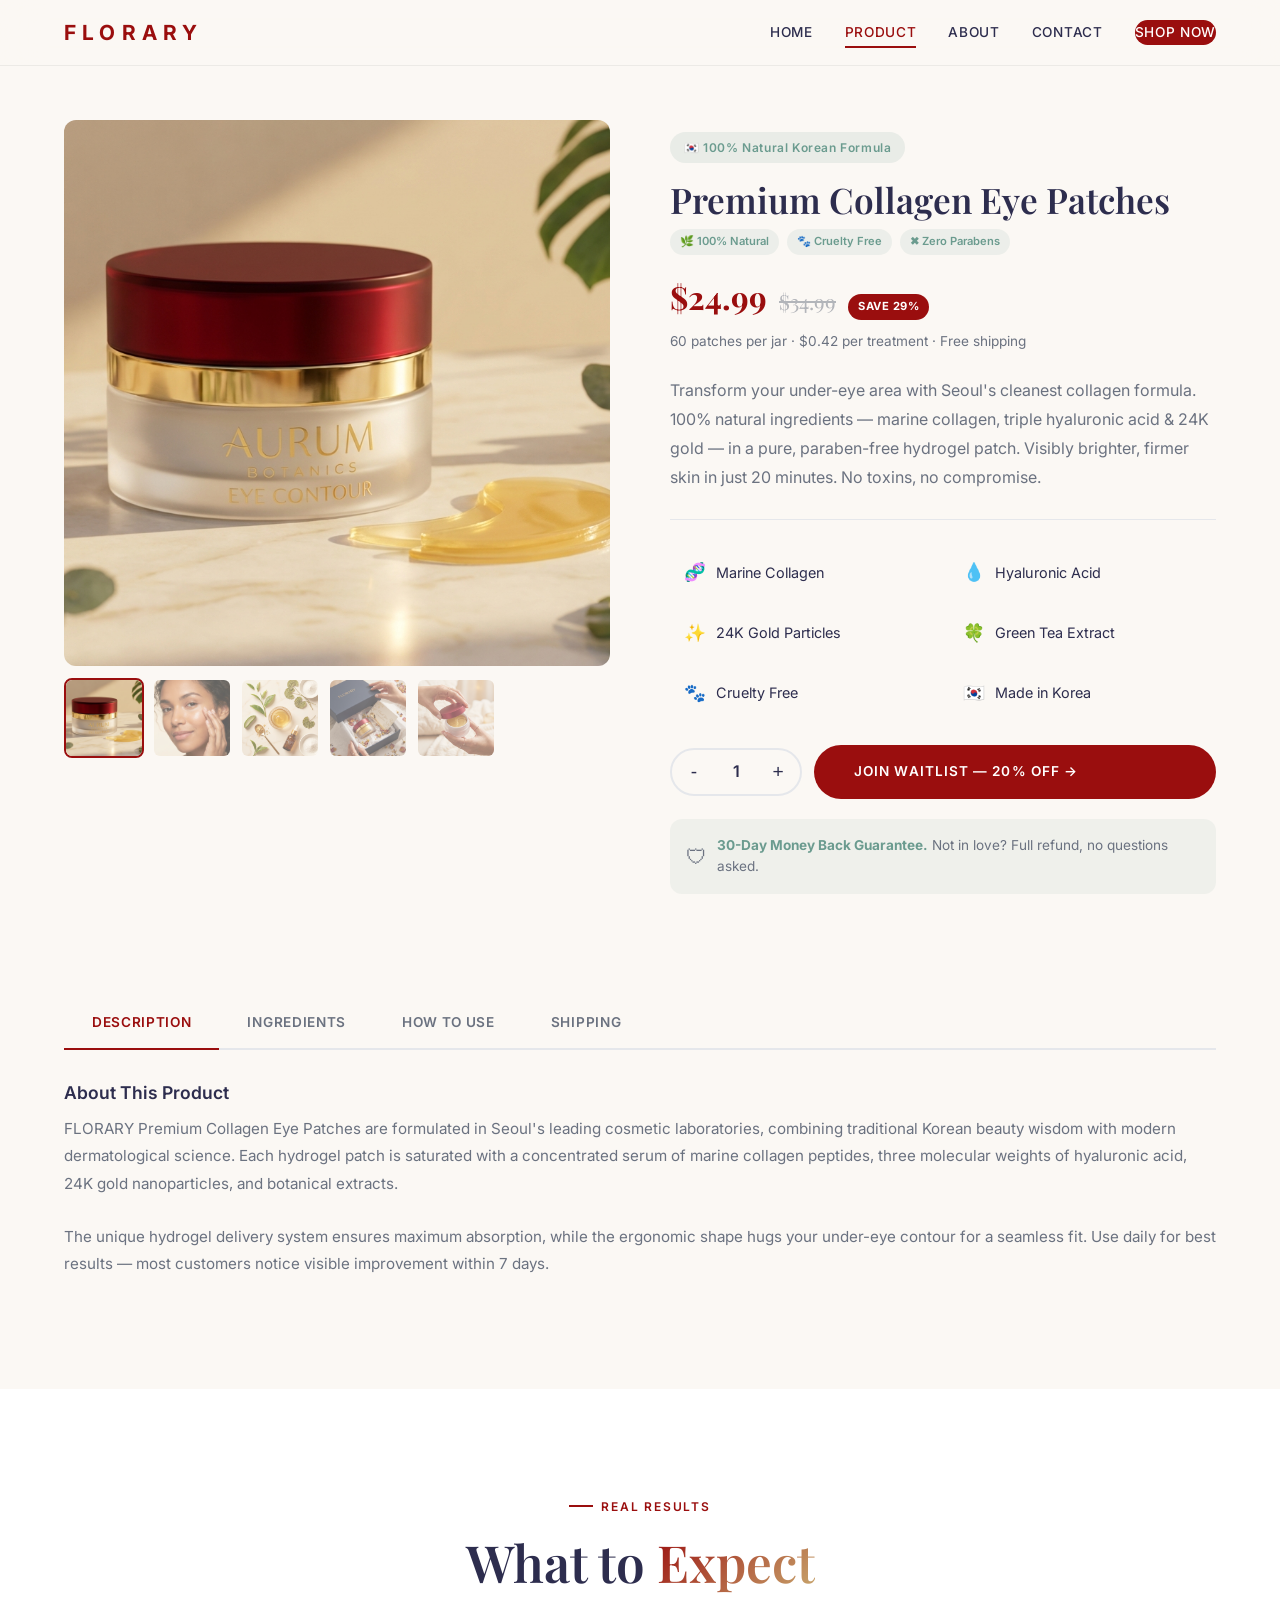
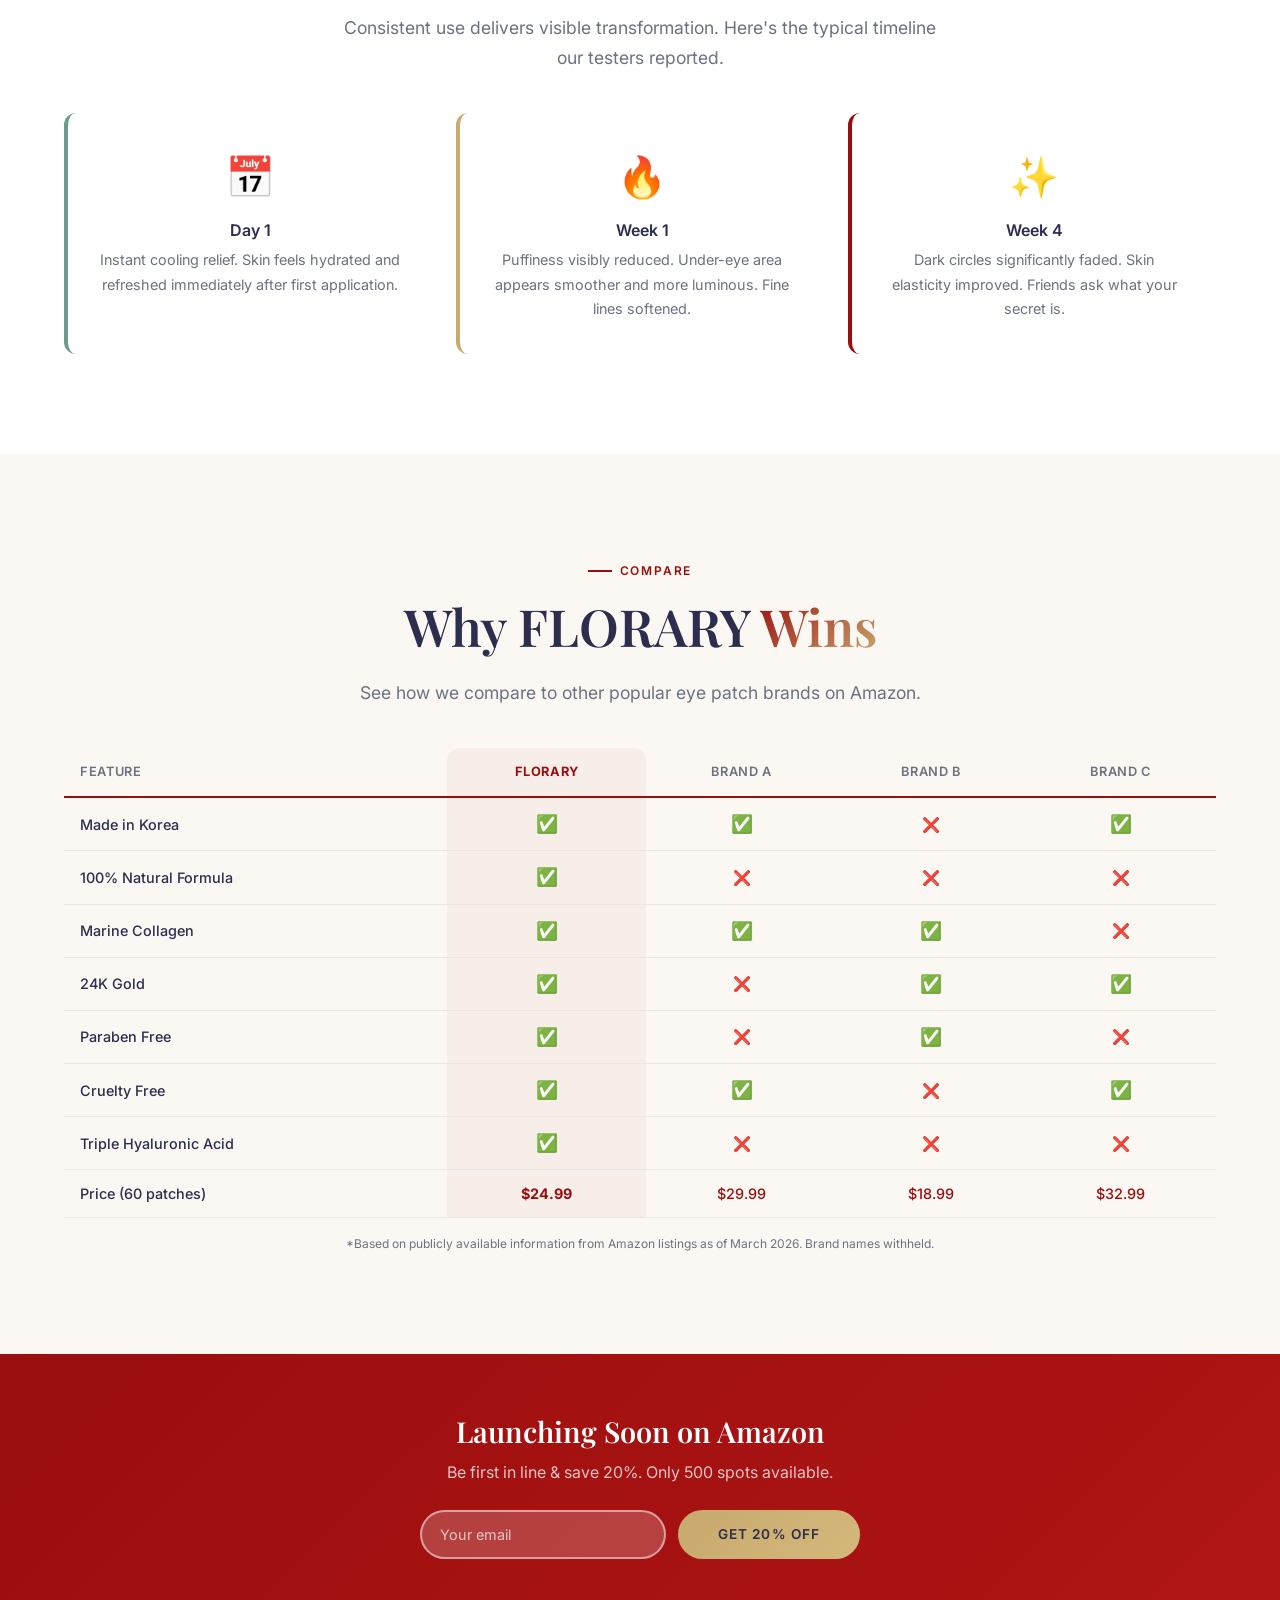
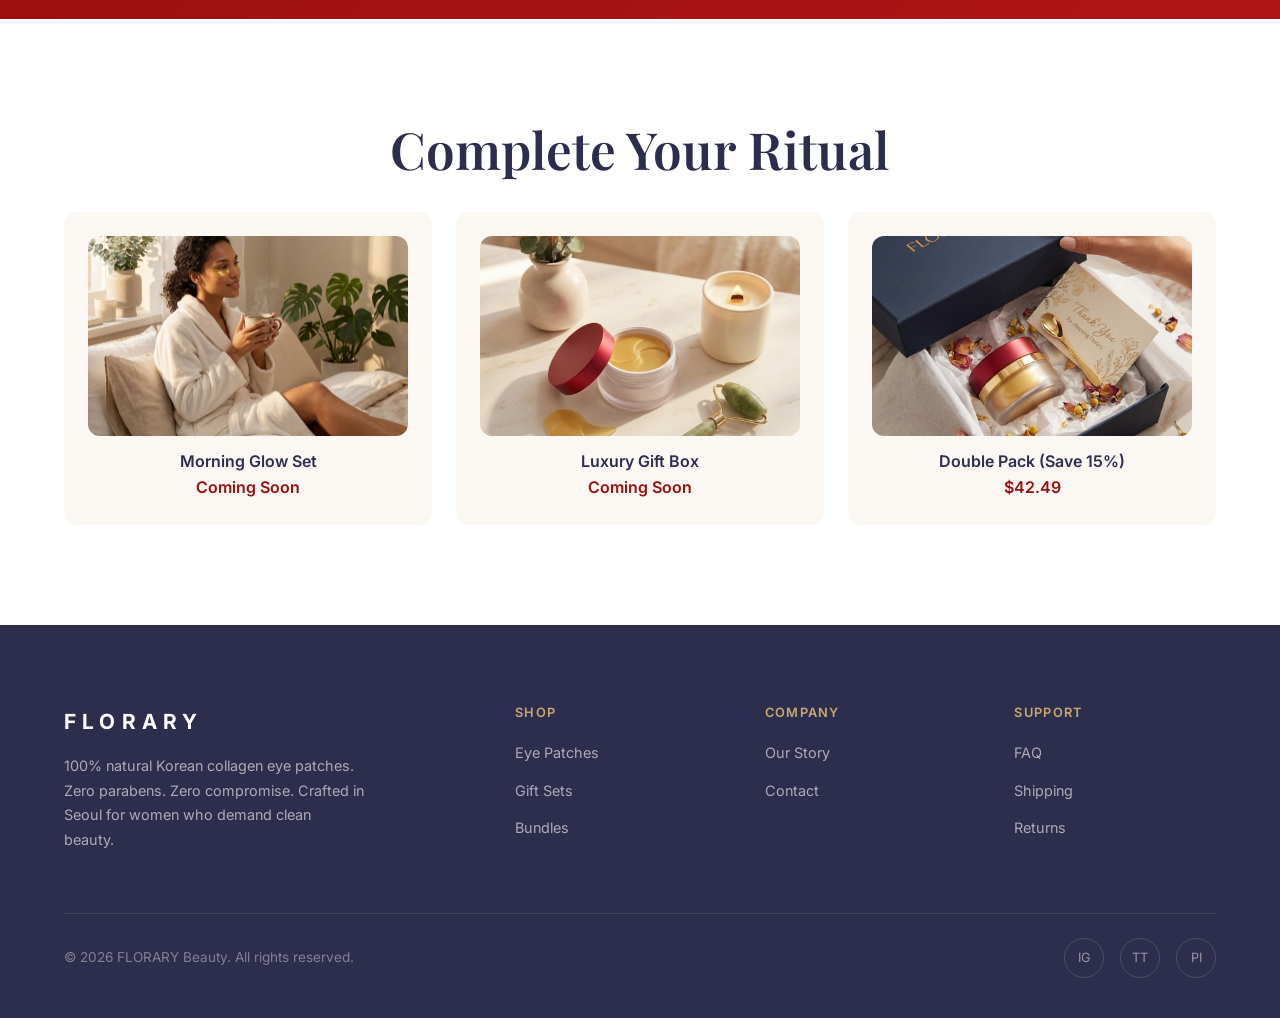
<file: product.html>
<!DOCTYPE html>
<html lang="en">
<head>
  <meta charset="UTF-8">
  <meta name="viewport" content="width=device-width, initial-scale=1.0">
  <title>Collagen Eye Patches — FLORARY Beauty</title>
  <meta name="description" content="FLORARY Premium Collagen Eye Patches with Marine Collagen, Hyaluronic Acid, and 24K Gold. 60 patches per jar. Korean beauty innovation.">
  <link rel="icon" type="image/svg+xml" href="favicon.svg">
  <meta property="og:title" content="Collagen Eye Patches — FLORARY Beauty">
  <meta property="og:description" content="Premium Korean collagen eye patches. Marine collagen, hyaluronic acid & 24K gold. 60 patches per jar.">
  <meta property="og:image" content="https://florarybeauty.com/images/og-image.png">
  <meta property="og:url" content="https://florarybeauty.com/product.html">
  <meta property="og:type" content="website">
  <meta name="twitter:card" content="summary_large_image">
  <meta name="twitter:image" content="https://florarybeauty.com/images/og-image.png">
  <link rel="stylesheet" href="styles.css">
  <style>
    .product-hero { padding: 120px 0 80px; }
    .product-grid { display: grid; grid-template-columns: 1fr 1fr; gap: 60px; align-items: start; }

    /* Gallery */
    .gallery { position: sticky; top: 100px; }
    .gallery-main { border-radius: var(--radius); overflow: hidden; background: var(--white); margin-bottom: 12px; aspect-ratio: 1; display: flex; align-items: center; justify-content: center; }
    .gallery-main img { width: 100%; height: 100%; object-fit: cover; transition: transform 0.4s; cursor: zoom-in; }
    .gallery-main:hover img { transform: scale(1.05); }
    .gallery-thumbs { display: flex; gap: 8px; }
    .gallery-thumb { width: 80px; height: 80px; border-radius: 8px; overflow: hidden; cursor: pointer; border: 2px solid transparent; transition: var(--transition); opacity: 0.6; }
    .gallery-thumb.active, .gallery-thumb:hover { border-color: var(--crimson); opacity: 1; }
    .gallery-thumb img { width: 100%; height: 100%; object-fit: cover; }

    /* Product info */
    .product-info { padding-top: 12px; }
    .product-tag { display: inline-flex; align-items: center; gap: 6px; background: rgba(107,155,143,0.12); color: var(--sage); padding: 6px 14px; border-radius: 50px; font-size: 0.75rem; font-weight: 600; letter-spacing: 0.05em; margin-bottom: 16px; }
    .product-title { font-size: 2.2rem; margin-bottom: 8px; }
    .product-rating { display: flex; align-items: center; gap: 8px; margin-bottom: 20px; color: var(--gold); }
    .product-rating span { color: var(--text-light); font-size: 0.85rem; }
    .product-price { font-family: 'Playfair Display', serif; font-size: 2rem; font-weight: 700; color: var(--crimson); margin-bottom: 4px; }
    .product-price-note { font-size: 0.85rem; color: var(--text-light); margin-bottom: 24px; }
    .product-desc { font-size: 1rem; color: var(--text-light); line-height: 1.8; margin-bottom: 28px; padding-bottom: 28px; border-bottom: 1px solid var(--border); }

    /* Key features list */
    .key-features { display: grid; grid-template-columns: 1fr 1fr; gap: 12px; margin-bottom: 28px; }
    .key-feature { display: flex; align-items: center; gap: 10px; font-size: 0.9rem; padding: 10px 14px; background: var(--cream); border-radius: 8px; }
    .key-feature-icon { font-size: 1.1rem; }

    /* Quantity + Buy */
    .buy-section { display: flex; gap: 12px; align-items: center; margin-bottom: 20px; }
    .qty { display: flex; align-items: center; border: 2px solid var(--border); border-radius: 50px; overflow: hidden; }
    .qty button { width: 44px; height: 44px; border: none; background: none; font-size: 1.2rem; cursor: pointer; color: var(--text); transition: var(--transition); }
    .qty button:hover { background: var(--cream); }
    .qty-num { width: 40px; text-align: center; font-weight: 600; font-size: 1rem; }
    .buy-btn { flex: 1; }

    .guarantee { display: flex; align-items: center; gap: 10px; padding: 16px; background: rgba(107,155,143,0.08); border-radius: var(--radius); font-size: 0.85rem; color: var(--text-light); margin-bottom: 24px; }
    .guarantee strong { color: var(--sage); }

    /* Tabs */
    .tabs { margin-top: 80px; }
    .tab-headers { display: flex; gap: 0; border-bottom: 2px solid var(--border); }
    .tab-header { padding: 14px 28px; font-size: 0.85rem; font-weight: 600; letter-spacing: 0.05em; text-transform: uppercase; cursor: pointer; color: var(--text-light); border-bottom: 2px solid transparent; margin-bottom: -2px; transition: var(--transition); }
    .tab-header.active { color: var(--crimson); border-bottom-color: var(--crimson); }
    .tab-content { display: none; padding: 32px 0; }
    .tab-content.active { display: block; }
    .tab-content h3 { font-family: 'Inter', sans-serif; font-size: 1.1rem; font-weight: 600; margin-bottom: 12px; }
    .tab-content p, .tab-content li { font-size: 0.95rem; color: var(--text-light); line-height: 1.8; }
    .tab-content ul { padding-left: 20px; margin-bottom: 16px; }
    .tab-content ul li { margin-bottom: 8px; }

    /* Related */
    .related { background: var(--white); }
    .related-grid { display: grid; grid-template-columns: repeat(3, 1fr); gap: 24px; margin-top: 32px; }
    .related-card { background: var(--cream); border-radius: var(--radius); padding: 24px; text-align: center; transition: var(--transition); }
    .related-card:hover { transform: translateY(-4px); box-shadow: var(--shadow-md); }
    .related-card img { border-radius: 12px; margin-bottom: 16px; height: 200px; object-fit: cover; width: 100%; }
    .related-card h4 { font-family: 'Inter', sans-serif; font-weight: 600; margin-bottom: 4px; }
    .related-card .price { color: var(--crimson); font-weight: 600; }

    @media (max-width: 768px) {
      .product-grid { grid-template-columns: 1fr; }
      .gallery { position: static; }
      .key-features { grid-template-columns: 1fr; }
      .related-grid { grid-template-columns: 1fr; }
      .tab-headers { overflow-x: auto; }
    }
  </style>
</head>
<body>

<div class="preloader"><div class="preloader-logo">FLORARY</div><div class="preloader-bar"></div></div>
<div class="scroll-progress"></div>

<nav class="nav">
  <div class="nav-overlay"></div>
  <div class="nav-inner">
    <a href="index.html" class="nav-logo">FLORARY</a>
    <div class="nav-links">
      <a href="index.html">Home</a>
      <a href="product.html" class="active">Product</a>
      <a href="about.html">About</a>
      <a href="contact.html">Contact</a>
      <a href="product.html" class="nav-cta">Shop Now</a>
    </div>
    <div class="nav-hamburger">
      <span></span><span></span><span></span>
    </div>
  </div>
</nav>

<section class="product-hero">
  <div class="container">
    <div class="product-grid">
      <!-- Gallery -->
      <div class="gallery reveal-left">
        <div class="gallery-main">
          <img id="mainImg" src="images/1-hero.png" alt="FLORARY Collagen Eye Patches">
        </div>
        <div class="gallery-thumbs">
          <div class="gallery-thumb active" onclick="switchImg(this, 'images/1-hero.png')"><img src="images/1-hero.png" alt=""></div>
          <div class="gallery-thumb" onclick="switchImg(this, 'images/2-model.png')"><img src="images/2-model.png" alt=""></div>
          <div class="gallery-thumb" onclick="switchImg(this, 'images/6-ingredients.png')"><img src="images/6-ingredients.png" alt=""></div>
          <div class="gallery-thumb" onclick="switchImg(this, 'images/10-unboxing.png')"><img src="images/10-unboxing.png" alt=""></div>
          <div class="gallery-thumb" onclick="switchImg(this, 'images/3-step-open.png')"><img src="images/3-step-open.png" alt=""></div>
        </div>
      </div>

      <!-- Product info -->
      <div class="product-info reveal-right">
        <div class="product-tag">&#127472;&#127479; 100% Natural Korean Formula</div>
        <h1 class="product-title">Premium Collagen Eye Patches</h1>
        <div class="product-badges">
          <span class="product-badge">&#127807; 100% Natural</span>
          <span class="product-badge">&#128062; Cruelty Free</span>
          <span class="product-badge">&#10006; Zero Parabens</span>
        </div>
        <div class="product-price-row">
          <div class="product-price">$24.99</div>
          <div class="product-original-price">$34.99</div>
          <span class="product-discount">SAVE 29%</span>
        </div>
        <div class="product-price-note">60 patches per jar &middot; $0.42 per treatment &middot; Free shipping</div>

        <p class="product-desc">Transform your under-eye area with Seoul's cleanest collagen formula. 100% natural ingredients &mdash; marine collagen, triple hyaluronic acid &amp; 24K gold &mdash; in a pure, paraben-free hydrogel patch. Visibly brighter, firmer skin in just 20 minutes. No toxins, no compromise.</p>

        <div class="key-features">
          <div class="key-feature"><span class="key-feature-icon">&#129516;</span> Marine Collagen</div>
          <div class="key-feature"><span class="key-feature-icon">&#128167;</span> Hyaluronic Acid</div>
          <div class="key-feature"><span class="key-feature-icon">&#10024;</span> 24K Gold Particles</div>
          <div class="key-feature"><span class="key-feature-icon">&#127808;</span> Green Tea Extract</div>
          <div class="key-feature"><span class="key-feature-icon">&#128062;</span> Cruelty Free</div>
          <div class="key-feature"><span class="key-feature-icon">&#127472;&#127479;</span> Made in Korea</div>
        </div>

        <div class="buy-section">
          <div class="qty">
            <button onclick="changeQty(-1)">-</button>
            <span class="qty-num" id="qtyNum">1</span>
            <button onclick="changeQty(1)">+</button>
          </div>
          <a href="#waitlist-product" class="btn btn-primary buy-btn">Join Waitlist &mdash; 20% Off &rarr;</a>
        </div>

        <div class="guarantee">
          <span style="font-size: 1.3rem;">&#128737;</span>
          <div><strong>30-Day Money Back Guarantee.</strong> Not in love? Full refund, no questions asked.</div>
        </div>
      </div>
    </div>

    <!-- Tabs -->
    <div class="tabs reveal">
      <div class="tab-headers">
        <div class="tab-header active" onclick="switchTab(0)">Description</div>
        <div class="tab-header" onclick="switchTab(1)">Ingredients</div>
        <div class="tab-header" onclick="switchTab(2)">How to Use</div>
        <div class="tab-header" onclick="switchTab(3)">Shipping</div>
      </div>
      <div class="tab-content active">
        <h3>About This Product</h3>
        <p>FLORARY Premium Collagen Eye Patches are formulated in Seoul's leading cosmetic laboratories, combining traditional Korean beauty wisdom with modern dermatological science. Each hydrogel patch is saturated with a concentrated serum of marine collagen peptides, three molecular weights of hyaluronic acid, 24K gold nanoparticles, and botanical extracts.</p>
        <br>
        <p>The unique hydrogel delivery system ensures maximum absorption, while the ergonomic shape hugs your under-eye contour for a seamless fit. Use daily for best results — most customers notice visible improvement within 7 days.</p>
      </div>
      <div class="tab-content">
        <h3>Full Ingredient List</h3>
        <p>Water, Hydrolyzed Collagen, Glycerin, Chondrus Crispus Extract, Ceratonia Siliqua Gum, Hyaluronic Acid, Niacinamide, Gold (24K), Camellia Sinensis Leaf Extract, Aloe Barbadensis Leaf Extract, Rosa Damascena Flower Water, Ceramide NP, Adenosine, Allantoin, Panthenol, Tocopheryl Acetate, Retinyl Palmitate, Sodium Hyaluronate, Beta-Glucan</p>
        <br>
        <h3>Key Active Ingredients</h3>
        <ul>
          <li><strong>Marine Collagen Peptides</strong> — Small-molecule collagen for deep penetration and wrinkle reduction</li>
          <li><strong>Triple-Weight Hyaluronic Acid</strong> — Hydrates at surface, mid, and deep skin layers</li>
          <li><strong>24K Gold Nanoparticles</strong> — Boosts circulation and delivers antioxidant protection</li>
          <li><strong>Niacinamide (Vitamin B3)</strong> — Brightens dark circles and evens skin tone</li>
          <li><strong>Camellia Sinensis (Green Tea)</strong> — Powerful anti-inflammatory and antioxidant</li>
          <li><strong>Adenosine</strong> — Clinically proven anti-wrinkle ingredient</li>
        </ul>
      </div>
      <div class="tab-content">
        <h3>How to Use</h3>
        <ul>
          <li>Cleanse and tone your face as usual</li>
          <li>Use the included spatula to lift one pair of patches</li>
          <li>Apply to clean, dry under-eye area with the wider end toward the outer corner</li>
          <li>Leave on for 15-20 minutes</li>
          <li>Remove and gently pat remaining serum into skin</li>
          <li>Use daily for best results, morning or evening</li>
        </ul>
        <br>
        <p><strong>Pro Tip:</strong> Refrigerate for an extra cooling, de-puffing effect. Can also be applied to forehead lines, smile lines, or neck.</p>
      </div>
      <div class="tab-content">
        <h3>Shipping &amp; Returns</h3>
        <ul>
          <li><strong>Free Standard Shipping</strong> on all US orders</li>
          <li><strong>Express Shipping</strong> available for $4.99 (2-3 business days)</li>
          <li>International shipping available to 30+ countries</li>
          <li><strong>30-Day Money Back Guarantee</strong> — full refund if you're not satisfied</li>
          <li>Ships within 24 hours on business days</li>
        </ul>
      </div>
    </div>
  </div>
</section>

<!-- Before & After -->
<section class="section" style="background:var(--white);">
  <div class="container text-center">
    <div class="section-label reveal">Real Results</div>
    <h2 class="section-title reveal">What to <span class="gradient-text">Expect</span></h2>
    <p class="section-subtitle mx-auto reveal">Consistent use delivers visible transformation. Here's the typical timeline our testers reported.</p>
    <div class="results-grid">
      <div class="result-card reveal" style="border-left:4px solid var(--sage);">
        <div class="result-emoji">&#128197;</div>
        <h3>Day 1</h3>
        <p>Instant cooling relief. Skin feels hydrated and refreshed immediately after first application.</p>
      </div>
      <div class="result-card reveal" style="border-left:4px solid var(--gold);transition-delay:0.1s;">
        <div class="result-emoji">&#128293;</div>
        <h3>Week 1</h3>
        <p>Puffiness visibly reduced. Under-eye area appears smoother and more luminous. Fine lines softened.</p>
      </div>
      <div class="result-card reveal" style="border-left:4px solid var(--crimson);transition-delay:0.2s;">
        <div class="result-emoji">&#10024;</div>
        <h3>Week 4</h3>
        <p>Dark circles significantly faded. Skin elasticity improved. Friends ask what your secret is.</p>
      </div>
    </div>
  </div>
</section>

<!-- FLORARY vs Competitors -->
<section class="section">
  <div class="container text-center">
    <div class="section-label reveal">Compare</div>
    <h2 class="section-title reveal">Why FLORARY <span class="gradient-text">Wins</span></h2>
    <p class="section-subtitle mx-auto reveal">See how we compare to other popular eye patch brands on Amazon.</p>
    <div class="table-wrapper reveal">
      <table class="comparison-table">
        <thead class="table-header">
          <tr>
            <th>Feature</th>
            <th class="table-florary">FLORARY</th>
            <th>Brand A</th>
            <th>Brand B</th>
            <th>Brand C</th>
          </tr>
        </thead>
        <tbody class="table-body">
          <tr>
            <td>Made in Korea</td>
            <td class="table-florary table-check">&#9989;</td>
            <td class="table-check">&#9989;</td>
            <td class="table-uncheck">&#10060;</td>
            <td class="table-check">&#9989;</td>
          </tr>
          <tr>
            <td>100% Natural Formula</td>
            <td class="table-florary table-check">&#9989;</td>
            <td class="table-uncheck">&#10060;</td>
            <td class="table-uncheck">&#10060;</td>
            <td class="table-uncheck">&#10060;</td>
          </tr>
          <tr>
            <td>Marine Collagen</td>
            <td class="table-florary table-check">&#9989;</td>
            <td class="table-check">&#9989;</td>
            <td class="table-check">&#9989;</td>
            <td class="table-uncheck">&#10060;</td>
          </tr>
          <tr>
            <td>24K Gold</td>
            <td class="table-florary table-check">&#9989;</td>
            <td class="table-uncheck">&#10060;</td>
            <td class="table-check">&#9989;</td>
            <td class="table-check">&#9989;</td>
          </tr>
          <tr>
            <td>Paraben Free</td>
            <td class="table-florary table-check">&#9989;</td>
            <td class="table-uncheck">&#10060;</td>
            <td class="table-check">&#9989;</td>
            <td class="table-uncheck">&#10060;</td>
          </tr>
          <tr>
            <td>Cruelty Free</td>
            <td class="table-florary table-check">&#9989;</td>
            <td class="table-check">&#9989;</td>
            <td class="table-uncheck">&#10060;</td>
            <td class="table-check">&#9989;</td>
          </tr>
          <tr>
            <td>Triple Hyaluronic Acid</td>
            <td class="table-florary table-check">&#9989;</td>
            <td class="table-uncheck">&#10060;</td>
            <td class="table-uncheck">&#10060;</td>
            <td class="table-uncheck">&#10060;</td>
          </tr>
          <tr>
            <td>Price (60 patches)</td>
            <td class="table-florary table-price">$24.99</td>
            <td class="table-price">$29.99</td>
            <td class="table-price">$18.99</td>
            <td class="table-price">$32.99</td>
          </tr>
        </tbody>
      </table>
    </div>
    <p style="margin-top:16px;font-size:0.75rem;color:var(--text-light);">*Based on publicly available information from Amazon listings as of March 2026. Brand names withheld.</p>
  </div>
</section>

<!-- Waitlist -->
<section id="waitlist-product" style="padding:60px 0;background:linear-gradient(135deg, var(--crimson) 0%, #B01515 100%);color:var(--white);text-align:center;">
  <div class="container">
    <h2 style="font-family:'Playfair Display',serif;font-size:1.8rem;margin-bottom:12px;color:var(--white);">Launching Soon on Amazon</h2>
    <p style="color:rgba(255,255,255,0.75);margin-bottom:24px;">Be first in line &amp; save 20%. Only 500 spots available.</p>
    <form onsubmit="event.preventDefault();this.innerHTML='<p style=&quot;font-size:1.2rem;color:white&quot;>&#10003; You&#39;re on the list!</p>';return false;" style="display:flex;gap:12px;max-width:440px;margin:0 auto;flex-wrap:wrap;justify-content:center;">
      <input type="email" placeholder="Your email" required style="flex:1;min-width:220px;padding:14px 18px;border-radius:50px;border:2px solid rgba(255,255,255,0.5);background:rgba(255,255,255,0.2);color:white;font-family:'Inter',sans-serif;font-size:0.9rem;outline:none;backdrop-filter:blur(4px);">
      <button type="submit" class="btn btn-gold" style="border:none;cursor:pointer;">Get 20% Off</button>
    </form>
  </div>
</section>

<!-- Related -->
<section class="section related">
  <div class="container text-center">
    <h2 class="section-title reveal">Complete Your Ritual</h2>
    <div class="related-grid">
      <div class="related-card reveal">
        <img src="images/8-morning.webp" alt="Morning routine">
        <h4>Morning Glow Set</h4>
        <p class="price">Coming Soon</p>
      </div>
      <div class="related-card reveal" style="transition-delay: 0.1s;">
        <img src="images/9-vanity.webp" alt="Gift set">
        <h4>Luxury Gift Box</h4>
        <p class="price">Coming Soon</p>
      </div>
      <div class="related-card reveal" style="transition-delay: 0.2s;">
        <img src="images/10-unboxing.png" alt="Double pack">
        <h4>Double Pack (Save 15%)</h4>
        <p class="price">$42.49</p>
      </div>
    </div>
  </div>
</section>

<footer class="footer">
  <div class="container">
    <div class="footer-grid">
      <div class="footer-brand"><span class="nav-logo">FLORARY</span><p>100% natural Korean collagen eye patches. Zero parabens. Zero compromise. Crafted in Seoul for women who demand clean beauty.</p></div>
      <div><h4>Shop</h4><ul><li><a href="product.html">Eye Patches</a></li><li><a href="product.html">Gift Sets</a></li><li><a href="product.html">Bundles</a></li></ul></div>
      <div><h4>Company</h4><ul><li><a href="about.html">Our Story</a></li><li><a href="contact.html">Contact</a></li></ul></div>
      <div><h4>Support</h4><ul><li><a href="contact.html">FAQ</a></li><li><a href="contact.html">Shipping</a></li><li><a href="contact.html">Returns</a></li></ul></div>
    </div>
    <div class="footer-bottom"><span>&copy; 2026 FLORARY Beauty. All rights reserved.</span><div class="footer-socials"><a href="#">IG</a><a href="#">TT</a><a href="#">PI</a></div></div>
  </div>
</footer>

<script src="script.js"></script>
<script>
function switchImg(el, src) {
  document.getElementById('mainImg').src = src;
  document.querySelectorAll('.gallery-thumb').forEach(t => t.classList.remove('active'));
  el.classList.add('active');
}
let qty = 1;
function changeQty(d) {
  qty = Math.max(1, Math.min(10, qty + d));
  document.getElementById('qtyNum').textContent = qty;
}
function switchTab(i) {
  document.querySelectorAll('.tab-header').forEach((h, idx) => h.classList.toggle('active', idx === i));
  document.querySelectorAll('.tab-content').forEach((c, idx) => c.classList.toggle('active', idx === i));
}
</script>
</body>
</html>
</file>
<file: styles.css>
/* ============================================
   FLORARY Beauty — Global Styles
   Brand: Crimson #9A0E0E | Navy #2D2D4E | Sage #6B9B8F | Gold #C9A96E | Cream #FBF8F4
   ============================================ */

@import url('https://fonts.googleapis.com/css2?family=Inter:wght@300;400;500;600;700&family=Playfair+Display:ital,wght@0,400;0,500;0,600;0,700;1,400;1,500&display=swap');

*, *::before, *::after { margin: 0; padding: 0; box-sizing: border-box; }

/* Waitlist input placeholder visibility */
input[type="email"]::placeholder { color: rgba(255,255,255,0.7) !important; opacity: 1; }

:root {
  --crimson: #9A0E0E;
  --crimson-dark: #7a0b0b;
  --navy: #2D2D4E;
  --sage: #6B9B8F;
  --gold: #C9A96E;
  --cream: #FBF8F4;
  --white: #FFFFFF;
  --text: #2D2D4E;
  --text-light: #6B7280;
  --border: #E5E7EB;
  --shadow-sm: 0 1px 3px rgba(0,0,0,0.08);
  --shadow-md: 0 4px 20px rgba(0,0,0,0.1);
  --shadow-lg: 0 10px 40px rgba(0,0,0,0.12);
  --radius: 12px;
  --transition: 0.3s cubic-bezier(0.4, 0, 0.2, 1);
}

html { scroll-behavior: smooth; font-size: 16px; }

body {
  font-family: 'Inter', sans-serif;
  color: var(--text);
  background: var(--cream);
  line-height: 1.6;
  overflow-x: hidden;
  -webkit-font-smoothing: antialiased;
}

h1, h2, h3, h4 { font-family: 'Playfair Display', serif; font-weight: 600; line-height: 1.2; }

a { text-decoration: none; color: inherit; transition: var(--transition); }
img { max-width: 100%; height: auto; display: block; }

.container { max-width: 1200px; margin: 0 auto; padding: 0 24px; }

/* ---- Scroll progress ---- */
.scroll-progress { position: fixed; top: 0; left: 0; height: 3px; background: linear-gradient(90deg, var(--crimson), var(--gold)); z-index: 10000; width: 0%; transition: width 0.1s; }

/* ---- Preloader ---- */
.preloader {
  position: fixed; inset: 0; background: var(--cream); z-index: 99999;
  display: flex; align-items: center; justify-content: center; flex-direction: column;
  transition: opacity 0.6s, visibility 0.6s;
}
.preloader.hidden { opacity: 0; visibility: hidden; pointer-events: none; }
.preloader-logo { font-family: 'Inter', sans-serif; font-size: 2rem; font-weight: 700; letter-spacing: 0.35em; color: var(--crimson); }
.preloader-bar { width: 120px; height: 2px; background: var(--border); margin-top: 20px; border-radius: 2px; overflow: hidden; }
.preloader-bar::after { content: ''; display: block; width: 40%; height: 100%; background: var(--crimson); animation: preloaderSlide 1s ease-in-out infinite; }
@keyframes preloaderSlide { 0% { transform: translateX(-100%); } 100% { transform: translateX(350%); } }

/* ---- Navigation ---- */
.nav {
  position: fixed; top: 0; left: 0; right: 0; z-index: 9999;
  background: rgba(251, 248, 244, 0.92);
  backdrop-filter: blur(20px); -webkit-backdrop-filter: blur(20px);
  border-bottom: 1px solid rgba(0,0,0,0.06);
  transition: var(--transition);
}
.nav.scrolled { box-shadow: var(--shadow-sm); }
.nav-inner { display: flex; align-items: center; justify-content: space-between; padding: 16px 24px; max-width: 1200px; margin: 0 auto; }
.nav-logo { font-family: 'Inter', sans-serif; font-size: 1.3rem; font-weight: 700; letter-spacing: 0.3em; color: var(--crimson); }
.nav-links { display: flex; gap: 32px; align-items: center; }
.nav-links a {
  font-size: 0.85rem; font-weight: 500; letter-spacing: 0.05em; text-transform: uppercase;
  color: var(--text); position: relative; padding: 4px 0;
}
.nav-links a:not(.nav-cta)::after {
  content: ''; position: absolute; bottom: 0; left: 0; width: 0; height: 2px;
  background: var(--crimson); transition: width 0.3s;
}
.nav-links a:not(.nav-cta):hover::after, .nav-links a.active:not(.nav-cta)::after { width: 100%; }
.nav-links a.active { color: var(--crimson); }

.nav-cta {
  background: var(--crimson); color: var(--white) !important; padding: 14px 36px;
  border-radius: 50px; font-size: 0.85rem; font-weight: 600; letter-spacing: 0.08em;
  text-transform: uppercase; transition: var(--transition); display: inline-block;
  white-space: nowrap; line-height: 1.2;
}
.nav-cta:hover { background: var(--crimson-dark); transform: translateY(-1px); box-shadow: 0 4px 15px rgba(154,14,14,0.25); }

/* Hamburger */
.nav-hamburger { display: none; flex-direction: column; gap: 5px; cursor: pointer; padding: 4px; }
.nav-hamburger span { display: block; width: 24px; height: 2px; background: var(--navy); transition: var(--transition); }

/* Mobile nav */
@media (max-width: 768px) {
  .nav-hamburger { display: flex; z-index: 10001; }
  .nav-links {
    position: fixed; top: 0; right: -100%; width: 280px; height: 100vh;
    background: var(--cream); flex-direction: column; padding: 80px 40px;
    gap: 24px; transition: right 0.4s; box-shadow: -10px 0 30px rgba(0,0,0,0.1);
    z-index: 10000;
  }
  .nav-links.open { right: 0; }
  .nav-links .nav-cta { text-align: center; display: block; padding: 14px 24px; border-radius: 50px; margin-top: 8px; font-size: 0.85rem; }
  .nav-overlay { position: fixed; inset: 0; background: rgba(0,0,0,0.3); z-index: 9998; opacity: 0; visibility: hidden; pointer-events: none; transition: var(--transition); }
  .nav-overlay.show { opacity: 1; visibility: visible; pointer-events: auto; }
}

/* ---- Buttons ---- */
.btn {
  display: inline-flex; align-items: center; gap: 8px;
  padding: 16px 40px; border-radius: 50px; font-family: 'Inter', sans-serif;
  font-size: 0.85rem; font-weight: 600; letter-spacing: 0.08em; text-transform: uppercase;
  cursor: pointer; border: none; transition: var(--transition); position: relative; overflow: hidden;
}
.btn::after {
  content: ''; position: absolute; top: 0; left: -100%; width: 100%; height: 100%;
  background: linear-gradient(90deg, transparent, rgba(255,255,255,0.2), transparent);
  transition: left 0.5s;
}
.btn:hover::after { left: 100%; }
.btn-primary { background: var(--crimson); color: var(--white); }
.btn-primary:hover { background: var(--crimson-dark); transform: translateY(-2px); box-shadow: 0 8px 25px rgba(154,14,14,0.3); }
.btn-outline { background: transparent; color: var(--crimson); border: 2px solid var(--crimson); }
.btn-outline:hover { background: var(--crimson); color: var(--white); transform: translateY(-2px); }
.btn-gold { background: linear-gradient(135deg, var(--gold), #D4B87A); color: var(--navy); }
.btn-gold:hover { transform: translateY(-2px); box-shadow: 0 8px 25px rgba(201,169,110,0.4); }

/* ---- Section ---- */
.section { padding: 100px 0; }
.section-label {
  display: inline-flex; align-items: center; gap: 8px;
  font-size: 0.75rem; font-weight: 600; letter-spacing: 0.15em; text-transform: uppercase;
  color: var(--crimson); margin-bottom: 16px;
}
.section-label::before { content: ''; width: 24px; height: 2px; background: var(--crimson); }
.section-title { font-size: clamp(2rem, 4vw, 3.2rem); margin-bottom: 20px; color: var(--navy); }
.section-subtitle { font-size: 1.1rem; color: var(--text-light); max-width: 600px; line-height: 1.7; }
.text-center { text-align: center; }
.mx-auto { margin-left: auto; margin-right: auto; }

/* ---- Reveal animations ---- */
.reveal { opacity: 0; transform: translateY(40px); transition: opacity 0.8s, transform 0.8s; }
.reveal.visible { opacity: 1; transform: translateY(0); }
.reveal-left { opacity: 0; transform: translateX(-40px); transition: opacity 0.8s, transform 0.8s; }
.reveal-left.visible { opacity: 1; transform: translateX(0); }
.reveal-right { opacity: 0; transform: translateX(40px); transition: opacity 0.8s, transform 0.8s; }
.reveal-right.visible { opacity: 1; transform: translateX(0); }
.reveal-scale { opacity: 0; transform: scale(0.9); transition: opacity 0.8s, transform 0.8s; }
.reveal-scale.visible { opacity: 1; transform: scale(1); }

/* ---- Footer ---- */
.footer { background: var(--navy); color: rgba(255,255,255,0.85); padding: 80px 0 40px; }
.footer-grid { display: grid; grid-template-columns: 2fr 1fr 1fr 1fr; gap: 48px; margin-bottom: 60px; }
.footer-brand .nav-logo { color: var(--white); margin-bottom: 16px; display: inline-block; }
.footer-brand p { color: rgba(255,255,255,0.6); font-size: 0.9rem; line-height: 1.7; max-width: 300px; }
.footer h4 { font-family: 'Inter', sans-serif; font-size: 0.8rem; font-weight: 600; letter-spacing: 0.1em; text-transform: uppercase; color: var(--gold); margin-bottom: 20px; }
.footer ul { list-style: none; }
.footer ul li { margin-bottom: 12px; }
.footer ul a { color: rgba(255,255,255,0.6); font-size: 0.9rem; }
.footer ul a:hover { color: var(--white); }
.footer-bottom { border-top: 1px solid rgba(255,255,255,0.1); padding-top: 24px; display: flex; justify-content: space-between; align-items: center; font-size: 0.85rem; color: rgba(255,255,255,0.4); }
.footer-socials { display: flex; gap: 16px; }
.footer-socials a { width: 40px; height: 40px; border-radius: 50%; border: 1px solid rgba(255,255,255,0.15); display: flex; align-items: center; justify-content: center; color: rgba(255,255,255,0.5); font-size: 0.8rem; }
.footer-socials a:hover { background: var(--crimson); border-color: var(--crimson); color: var(--white); }

/* ---- Clean Formula grid ---- */
.clean-grid { display: grid; grid-template-columns: 1fr 1fr; gap: 60px; align-items: center; }
.never-use-grid { display: grid; grid-template-columns: 1fr 1fr; gap: 12px; }

/* ---- Why Korean grid ---- */
.why-korean-grid { display: grid; grid-template-columns: repeat(auto-fit, minmax(200px, 1fr)); gap: 20px; margin-top: 40px; }

/* ---- Waitlist form ---- */
.waitlist-form { display: flex; gap: 12px; max-width: 480px; margin: 0 auto; flex-wrap: wrap; justify-content: center; }
.waitlist-input {
  flex: 1; min-width: 240px; padding: 16px 20px; border-radius: 50px;
  border: 2px solid rgba(255,255,255,0.5); background: rgba(255,255,255,0.2);
  color: white; font-family: 'Inter', sans-serif; font-size: 0.95rem;
  outline: none; backdrop-filter: blur(4px);
}

@media (max-width: 768px) {
  .footer-grid { grid-template-columns: 1fr 1fr; gap: 32px; }
  .footer-bottom { flex-direction: column; gap: 16px; text-align: center; }
  .section { padding: 60px 0; }

  /* Clean Formula */
  .clean-grid { grid-template-columns: 1fr; gap: 32px; }
  .never-use-grid { grid-template-columns: 1fr 1fr; gap: 10px; }

  /* Why Korean */
  .why-korean-grid { grid-template-columns: repeat(2, 1fr); gap: 12px; }

  /* Hero buttons */
  .btn { padding: 14px 28px; font-size: 0.8rem; }

  /* Korean stats */
  .korean-stat-num { font-size: 1.8rem !important; }
  .korean-stats { flex-wrap: wrap; }

  /* Waitlist */
  .waitlist-form { padding: 0 16px; }
  .waitlist-input { min-width: 100% !important; }

  /* Hero trust badges */
  .hero-trust-badges { justify-content: center; }
}

@media (max-width: 480px) {
  .footer-grid { grid-template-columns: 1fr; }

  /* Clean Formula items */
  .never-use-grid { grid-template-columns: 1fr; }

  /* Why Korean */
  .why-korean-grid { grid-template-columns: 1fr 1fr; }

  /* Hero */
  .btn { padding: 12px 24px; font-size: 0.78rem; width: 100%; justify-content: center; }
  .hero-buttons { flex-direction: column; align-items: stretch; }

  /* Korean stats */
  .korean-stat-num { font-size: 1.5rem !important; }
  .korean-stats { gap: 16px !important; }

  /* Section titles */
  .section-title { font-size: 1.6rem; }
}

/* ---- Utility ---- */
.gradient-text { background: linear-gradient(135deg, var(--crimson), var(--gold)); -webkit-background-clip: text; -webkit-text-fill-color: transparent; background-clip: text; }
.gold-line { width: 60px; height: 3px; background: linear-gradient(90deg, var(--gold), var(--crimson)); border-radius: 3px; margin: 16px 0; }
.gold-line.center { margin: 16px auto; }

/* ---- Trust badge marquee ---- */
.marquee { overflow: hidden; white-space: nowrap; background: var(--navy); color: rgba(255,255,255,0.7); padding: 12px 0; font-size: 0.8rem; letter-spacing: 0.05em; }
.marquee-inner { display: inline-block; animation: marqueeScroll 30s linear infinite; }
@keyframes marqueeScroll { from { transform: translateX(0); } to { transform: translateX(-50%); } }
.marquee-inner span { margin: 0 32px; }

/* ---- Card ---- */
.card {
  background: var(--white); border-radius: var(--radius); overflow: hidden;
  box-shadow: var(--shadow-sm); transition: var(--transition);
}
.card:hover { transform: translateY(-4px); box-shadow: var(--shadow-md); }

/* ---- Product Page ---- */
.product-badges {
  display: flex; gap: 8px; flex-wrap: wrap; margin-bottom: 16px;
}
.product-badge {
  font-size: 0.7rem; font-weight: 600; padding: 4px 10px;
  border-radius: 50px; background: rgba(107,155,143,0.1); color: var(--sage);
}

.product-price-row {
  display: flex; align-items: baseline; gap: 12px; margin-bottom: 4px;
}
.product-original-price {
  font-family: 'Playfair Display', serif; font-size: 1.3rem;
  color: var(--text-light); text-decoration: line-through; opacity: 0.5;
}
.product-discount {
  background: var(--crimson); color: white; font-size: 0.7rem;
  font-weight: 700; padding: 4px 10px; border-radius: 50px;
  letter-spacing: 0.05em;
}

@media (max-width: 768px) {
  .product-price-row { flex-wrap: wrap; gap: 8px; }
  .product-badge { font-size: 0.65rem; padding: 3px 8px; }
}

@media (max-width: 480px) {
  .product-price-row { gap: 6px; }
  .product-discount { font-size: 0.65rem; padding: 3px 8px; }
}

/* Results Grid */
.results-grid {
  display: grid; grid-template-columns: repeat(auto-fit, minmax(240px, 1fr));
  gap: 24px; margin-top: 40px;
}
.result-card {
  padding: 32px; text-align: center; background: var(--white);
  border-radius: var(--radius); transition: var(--transition);
}
.result-card:hover { transform: translateY(-4px); box-shadow: var(--shadow-md); }
.result-emoji { font-size: 2.5rem; margin-bottom: 12px; }
.result-card h3 {
  font-family: 'Inter', sans-serif; font-size: 1rem;
  font-weight: 600; margin-bottom: 8px;
}
.result-card p {
  font-size: 0.9rem; color: var(--text-light); line-height: 1.7;
}

@media (max-width: 480px) {
  .result-emoji { font-size: 2rem; }
  .result-card { padding: 24px; }
}

/* Comparison Table */
.table-wrapper {
  overflow-x: auto; margin-top: 40px;
}
.comparison-table {
  width: 100%; border-collapse: collapse;
  font-size: 0.9rem; min-width: 600px;
}
.table-header {
  border-bottom: 2px solid var(--crimson);
}
.table-header th {
  padding: 14px 16px; text-align: center; font-weight: 600;
  font-size: 0.8rem; text-transform: uppercase; letter-spacing: 0.05em;
  color: var(--text-light);
}
.table-header th:first-child {
  text-align: left;
}
.table-florary {
  background: rgba(154, 14, 14, 0.04) !important;
  font-weight: 700 !important;
}
.table-header th.table-florary {
  border-radius: 12px 12px 0 0; color: var(--crimson);
}
.table-body td {
  padding: 12px 16px; border-bottom: 1px solid var(--border);
  text-align: center; font-weight: 500;
}
.table-body td:first-child {
  text-align: left; font-weight: 500;
}
.table-check {
  font-size: 1.1rem;
}
.table-uncheck {
  color: var(--text-light);
}
.table-price {
  font-weight: 600; color: var(--crimson);
}

@media (max-width: 480px) {
  .comparison-table { font-size: 0.8rem; }
  .comparison-table th, .comparison-table td {
    padding: 10px 12px !important;
  }
  .table-header th {
    font-size: 0.7rem;
  }
}
</file>
